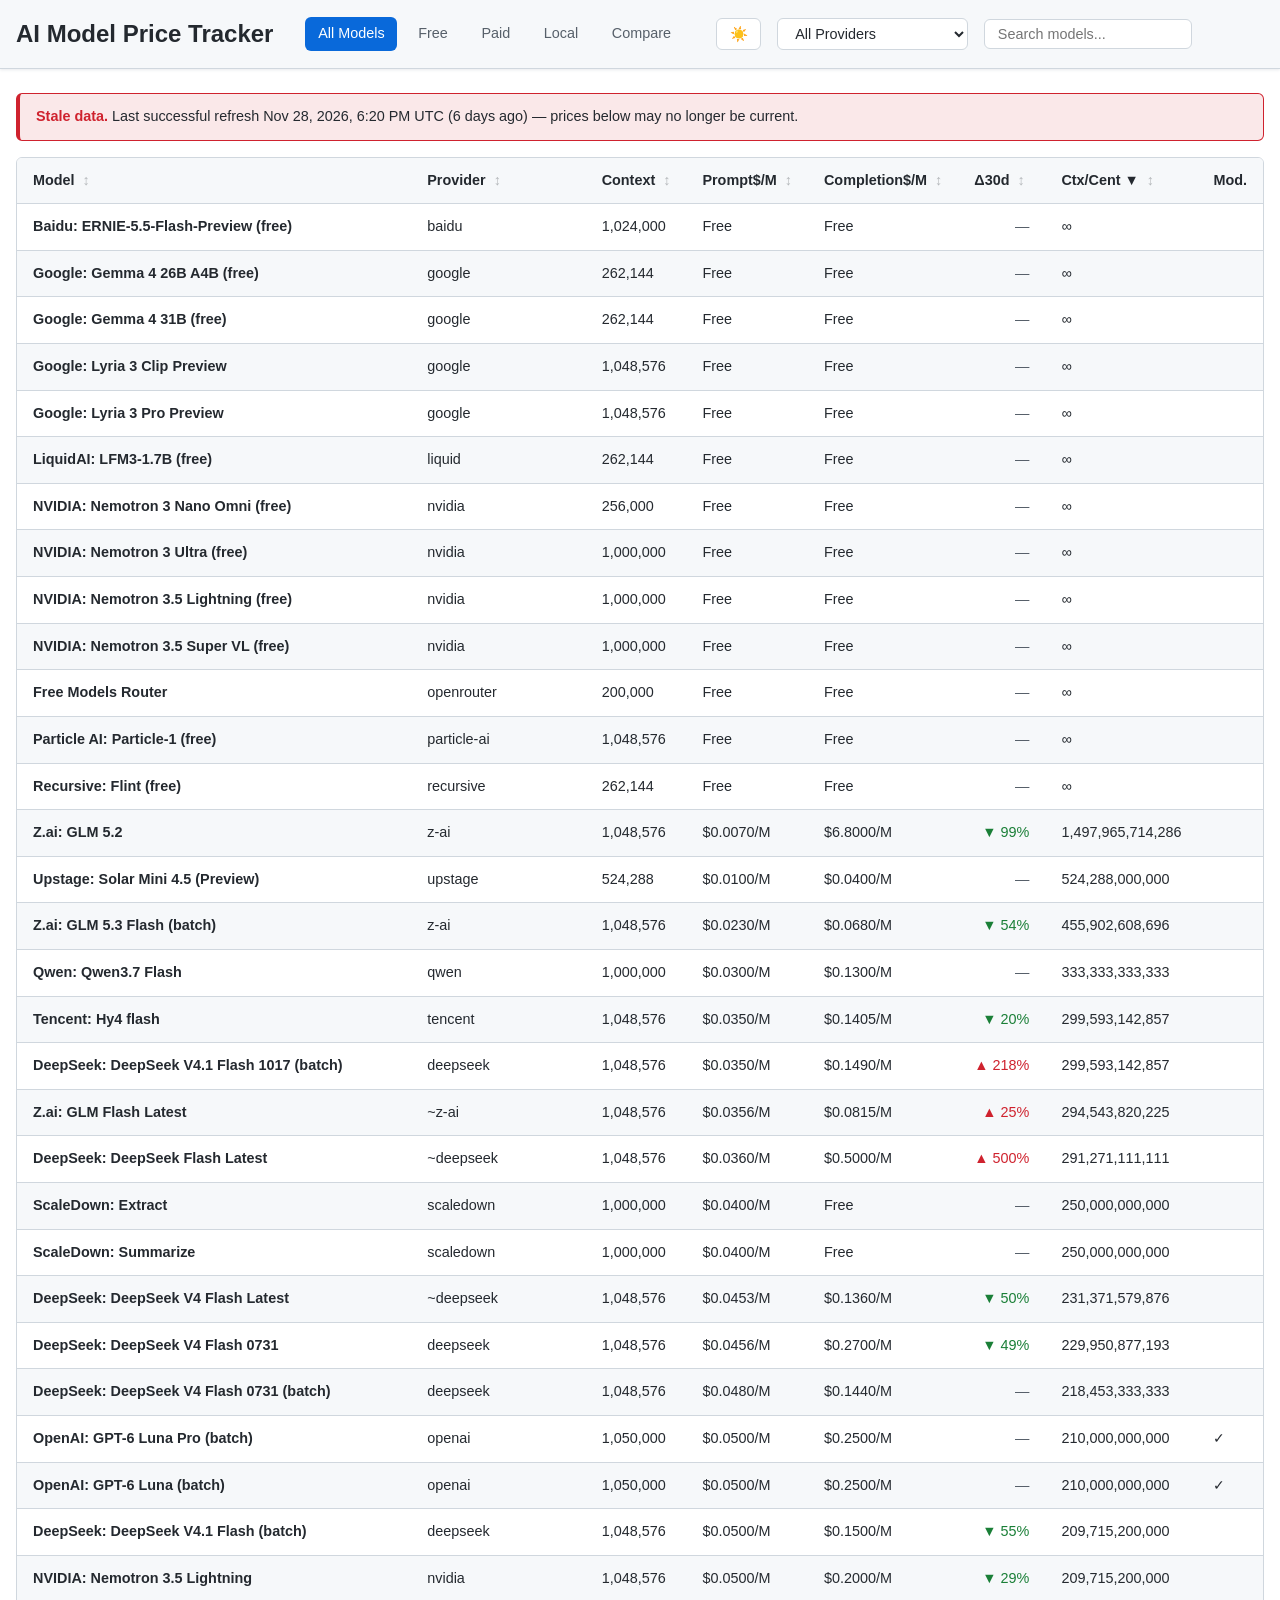
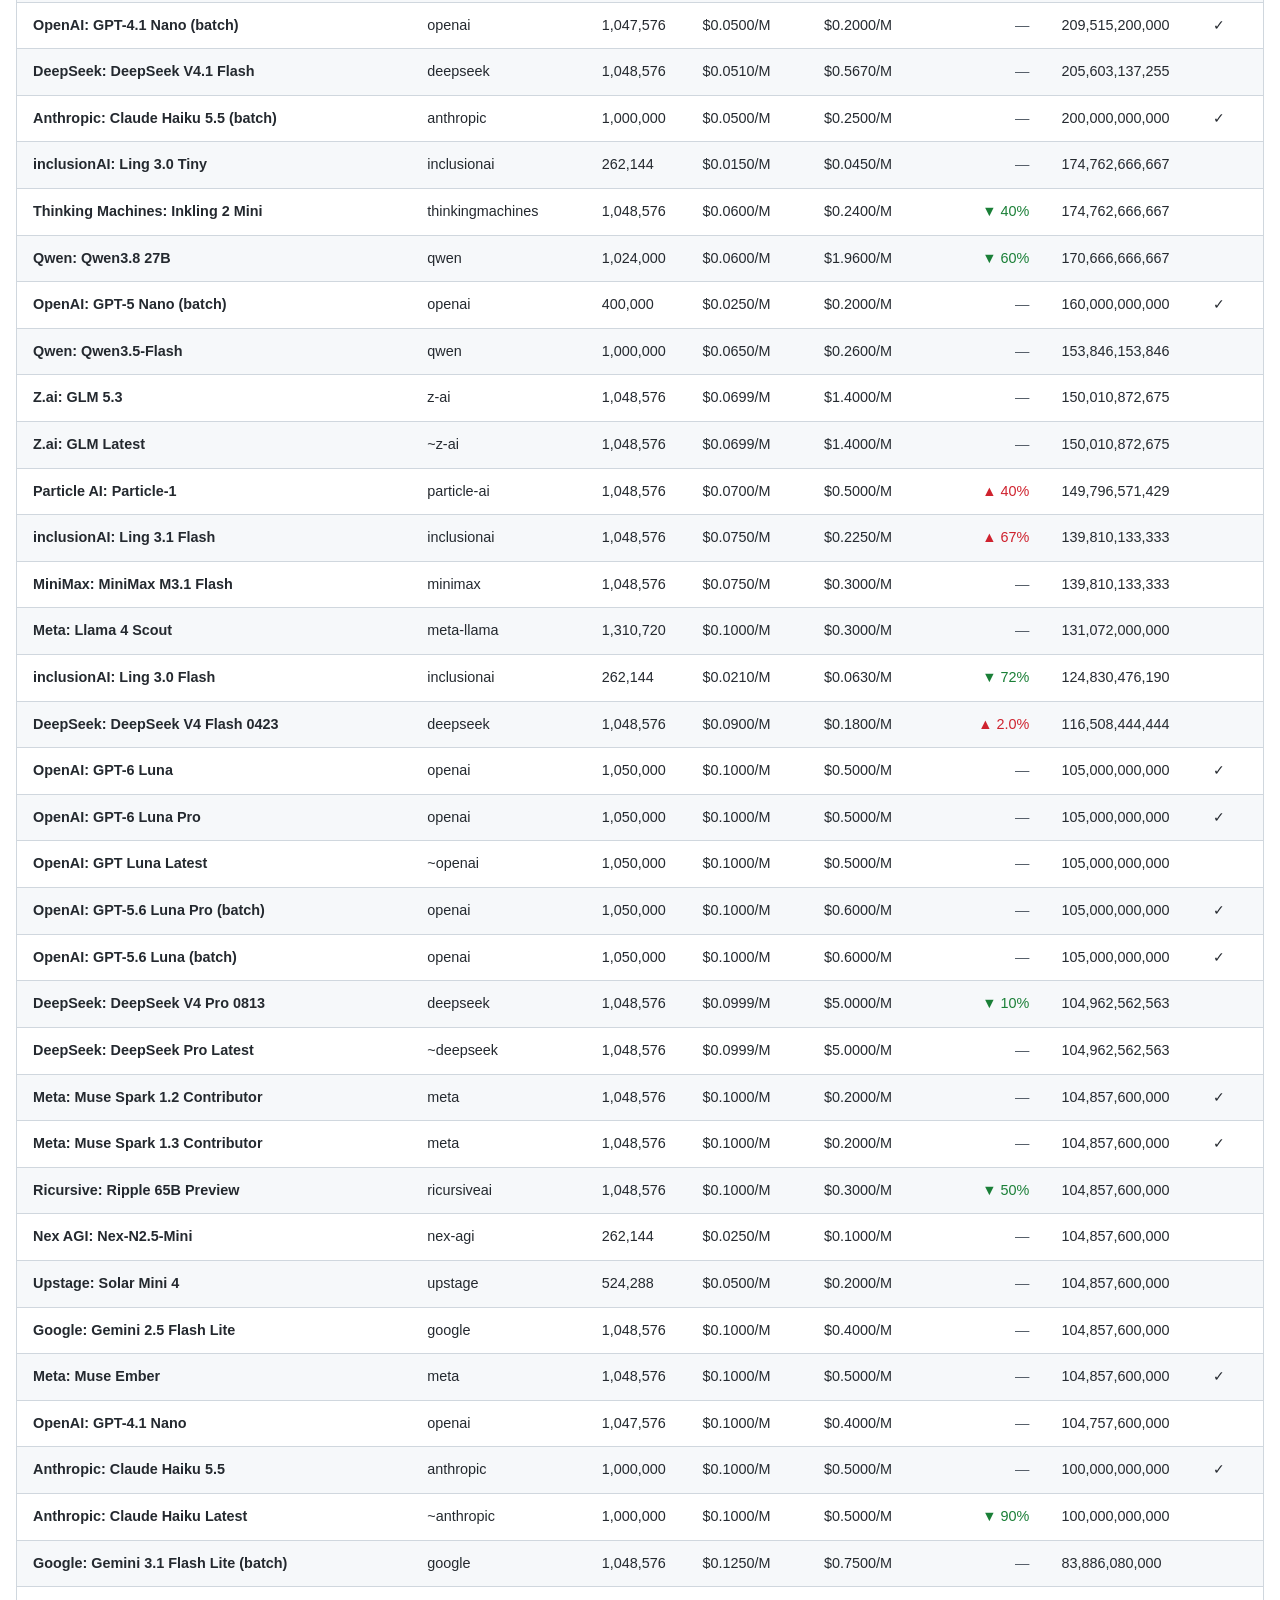
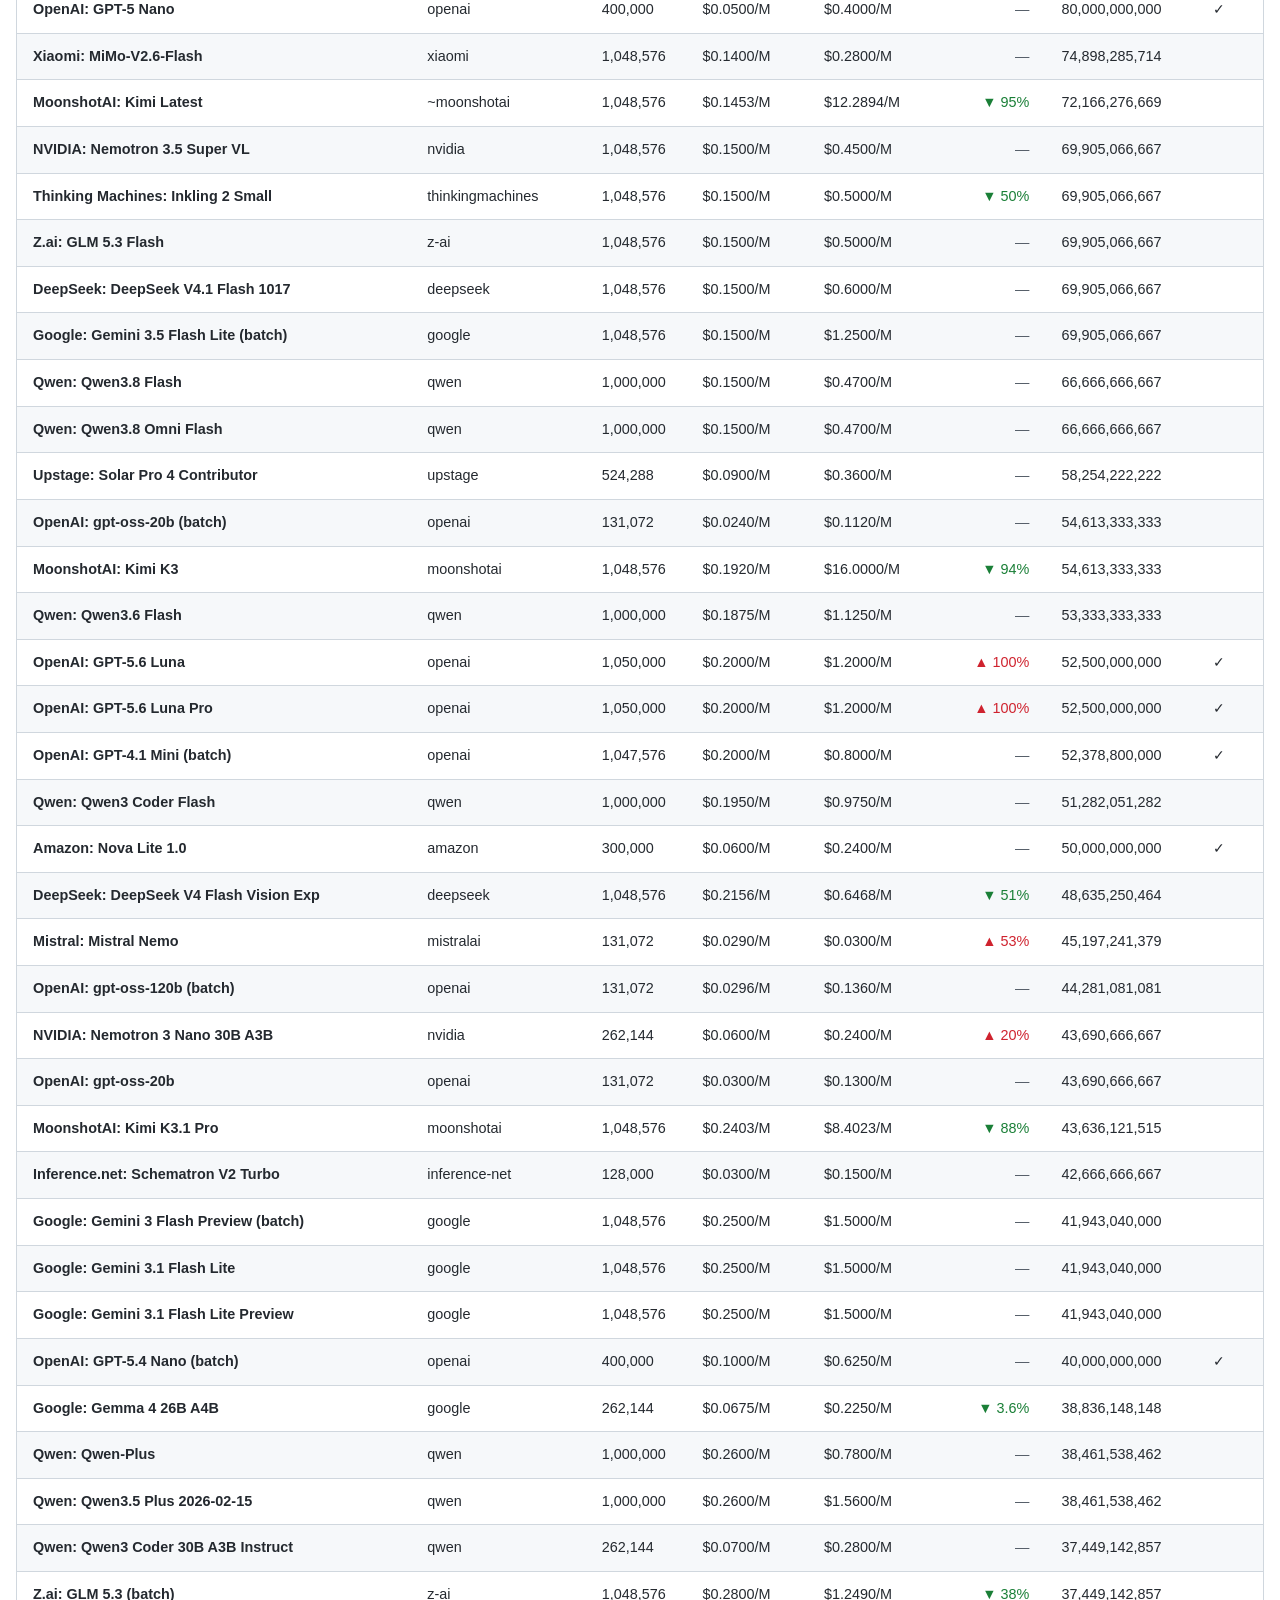
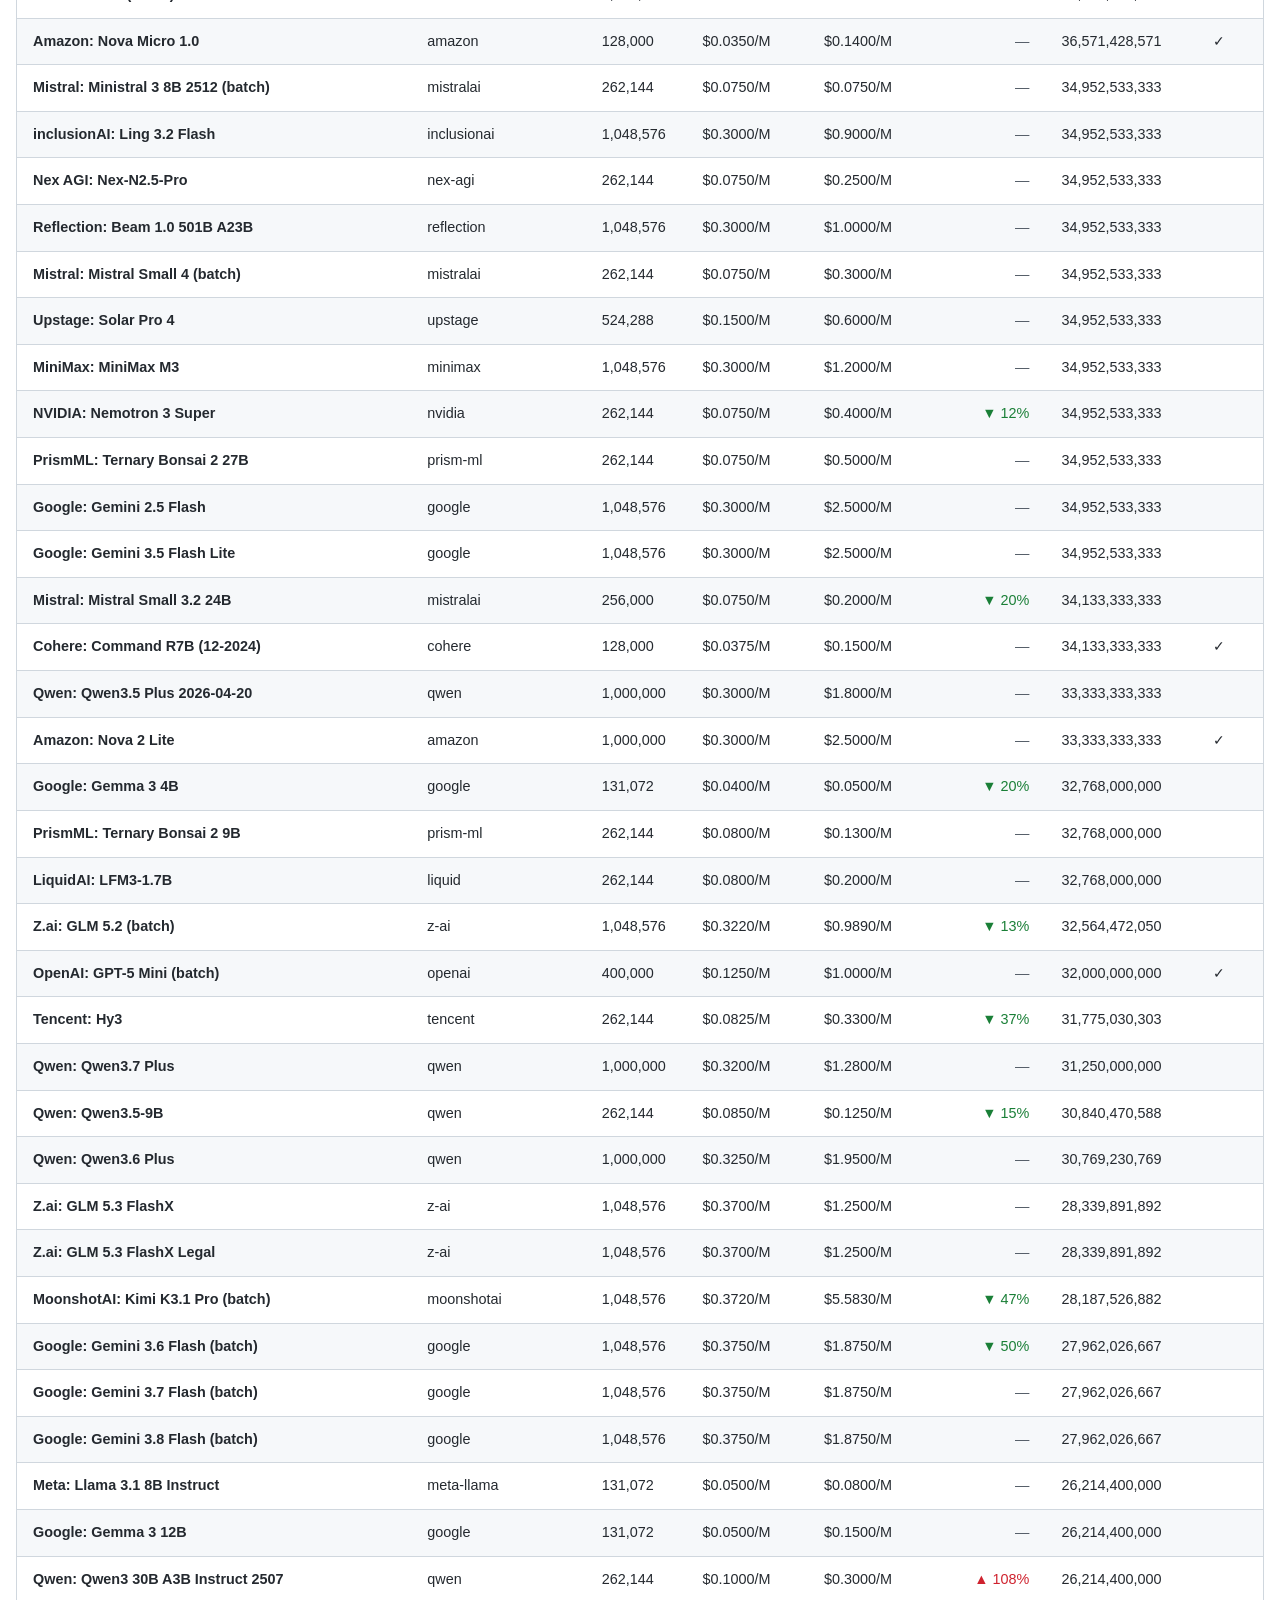
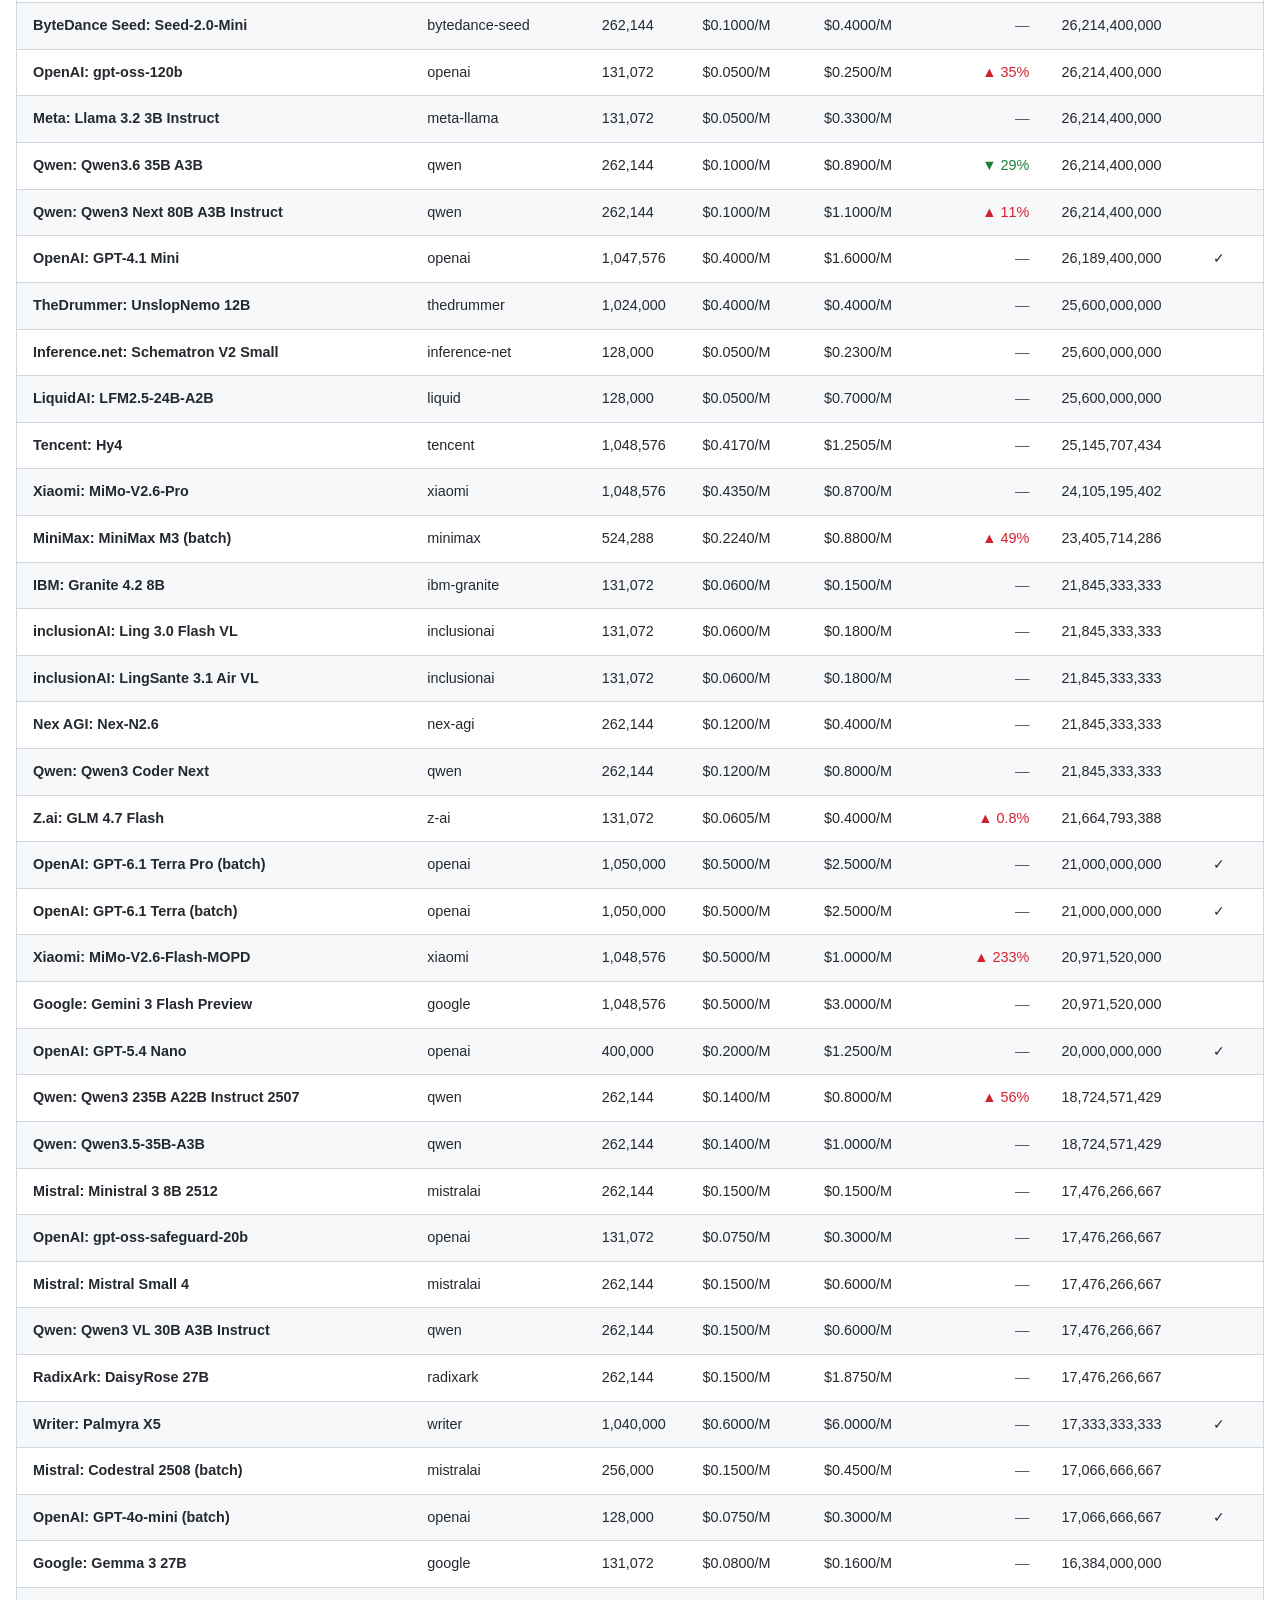
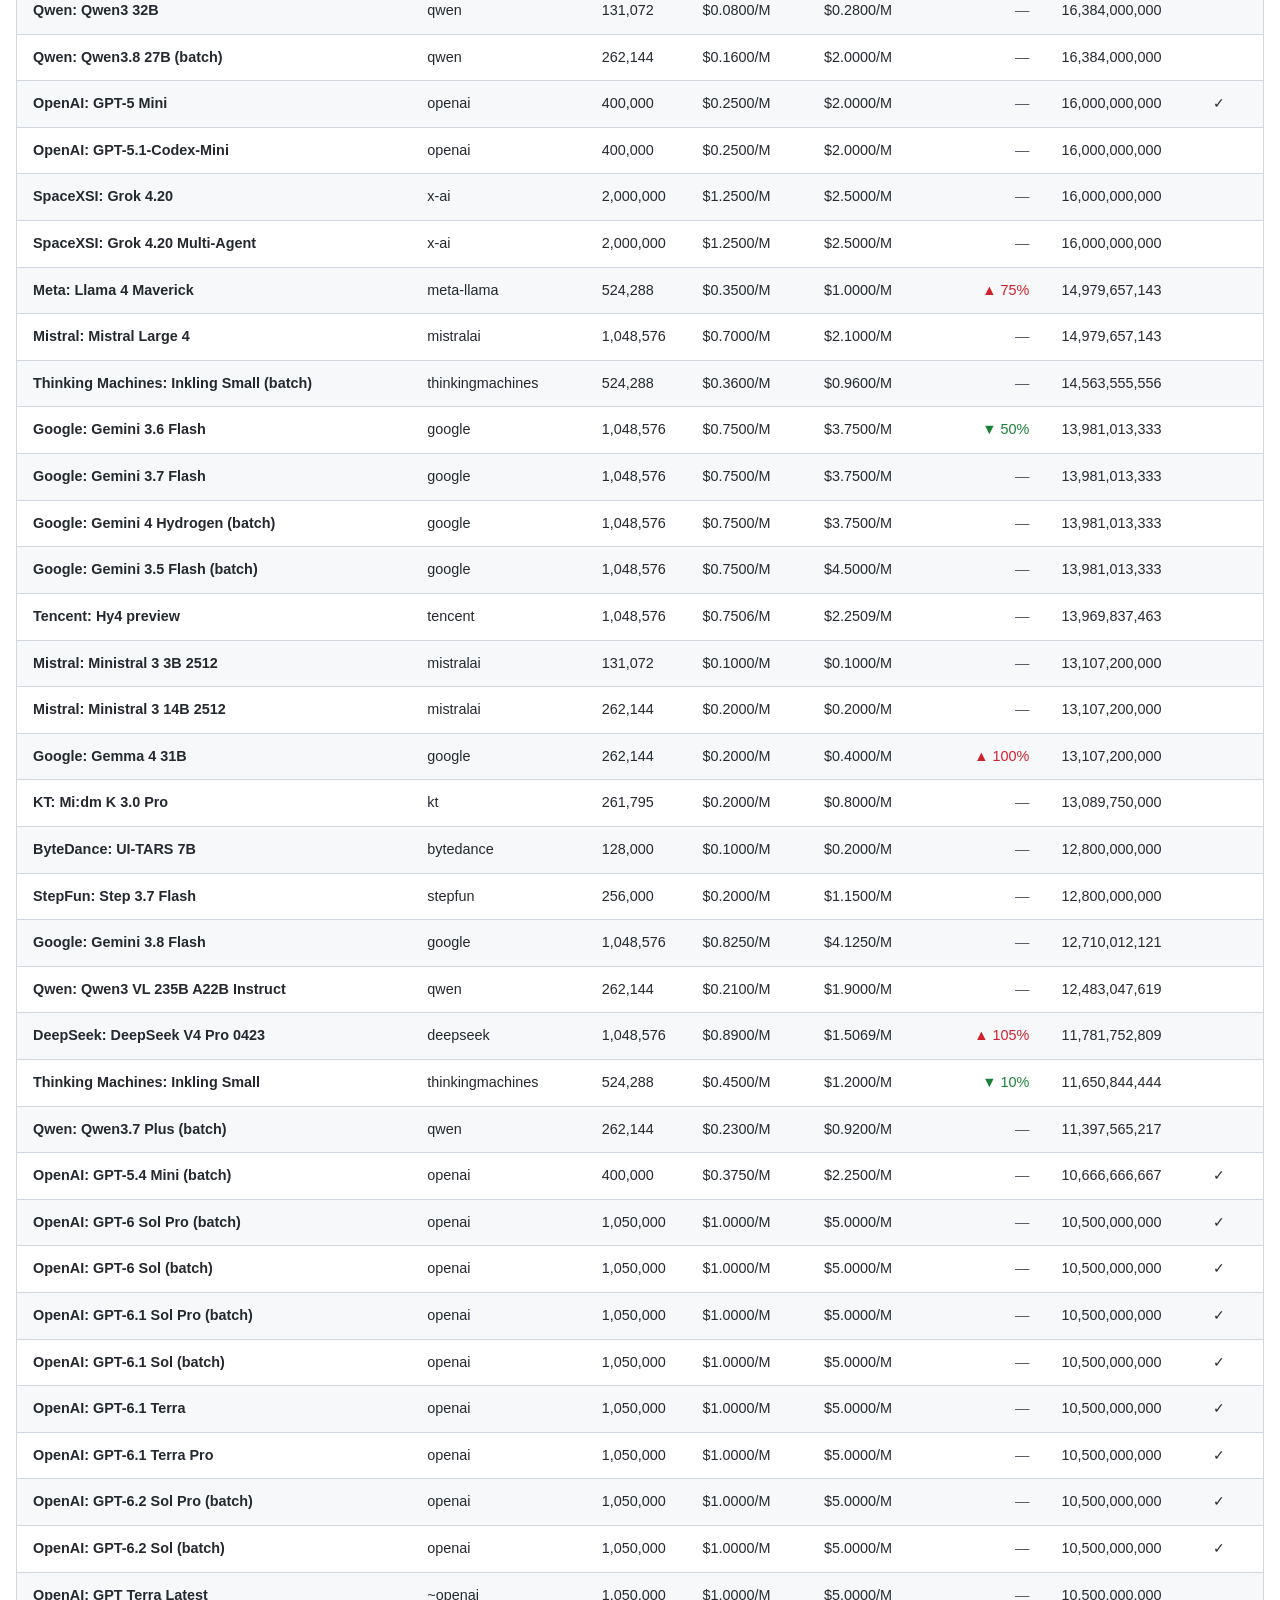
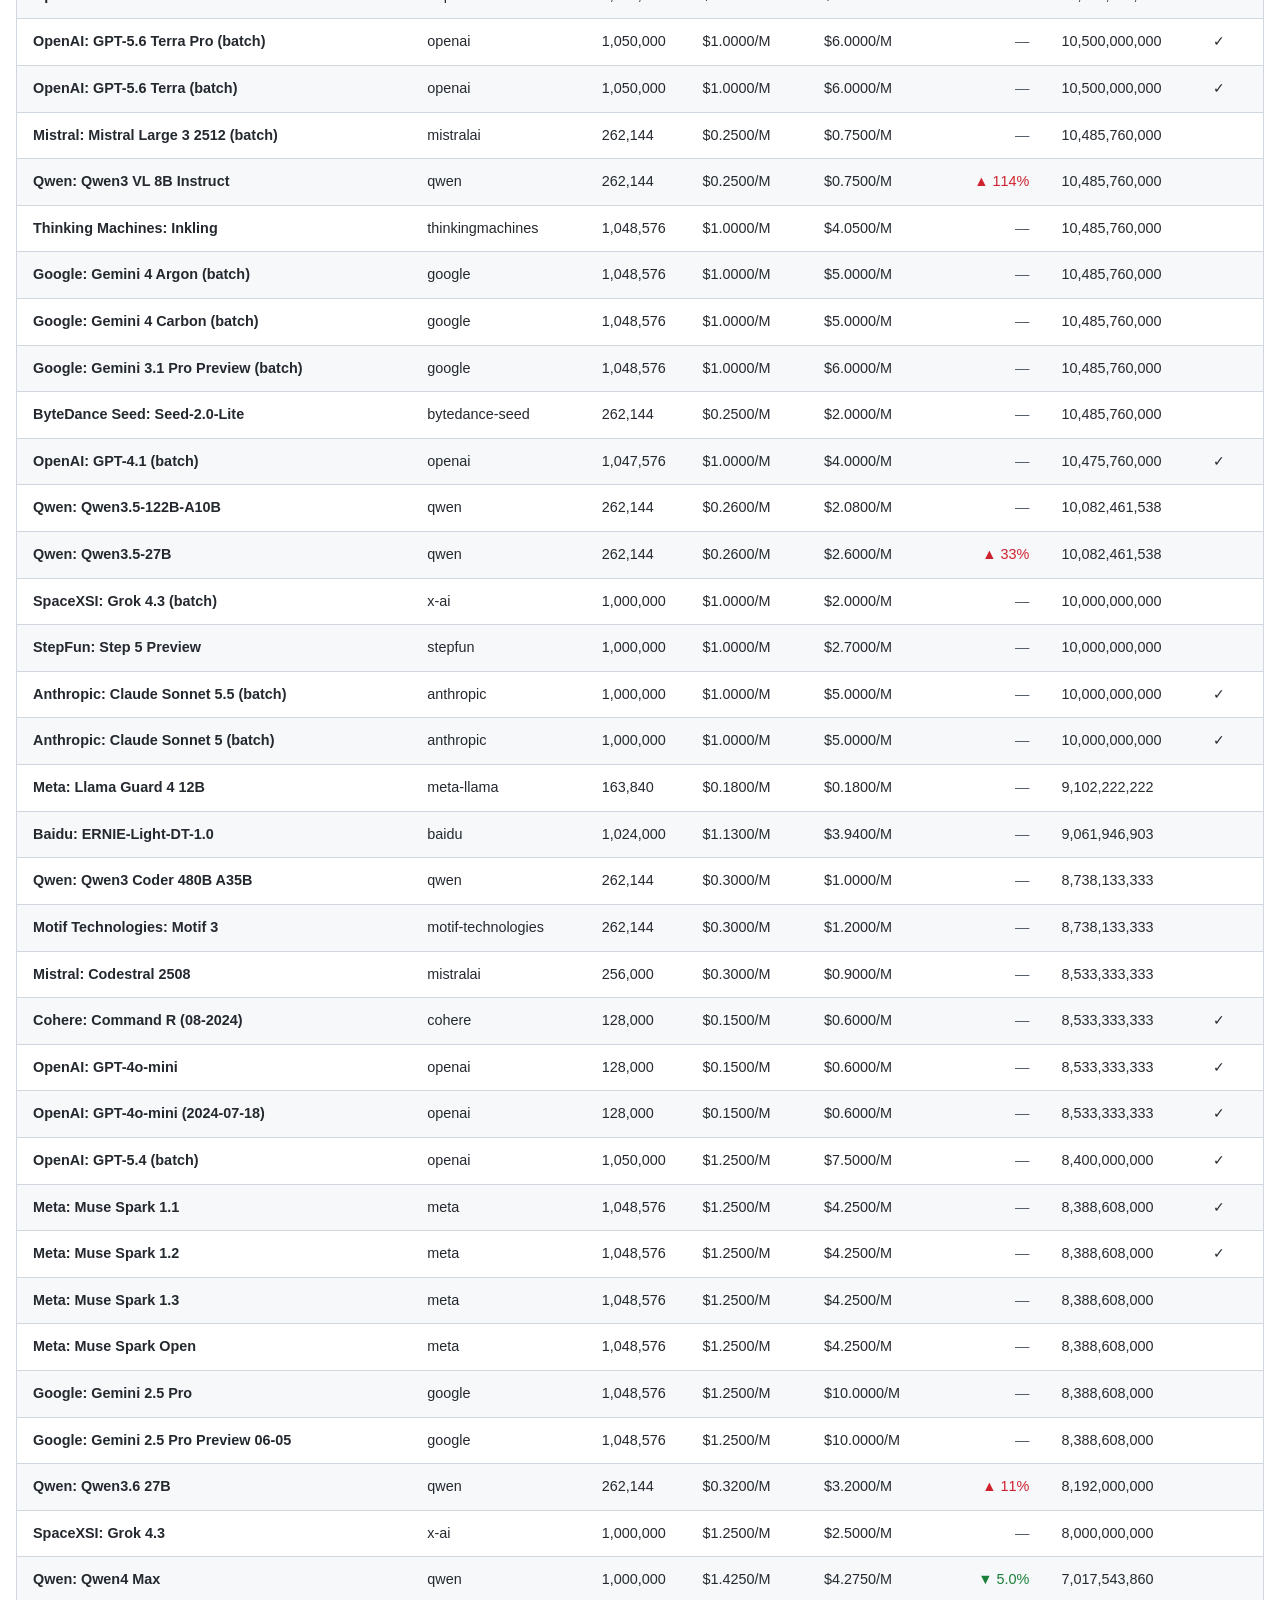
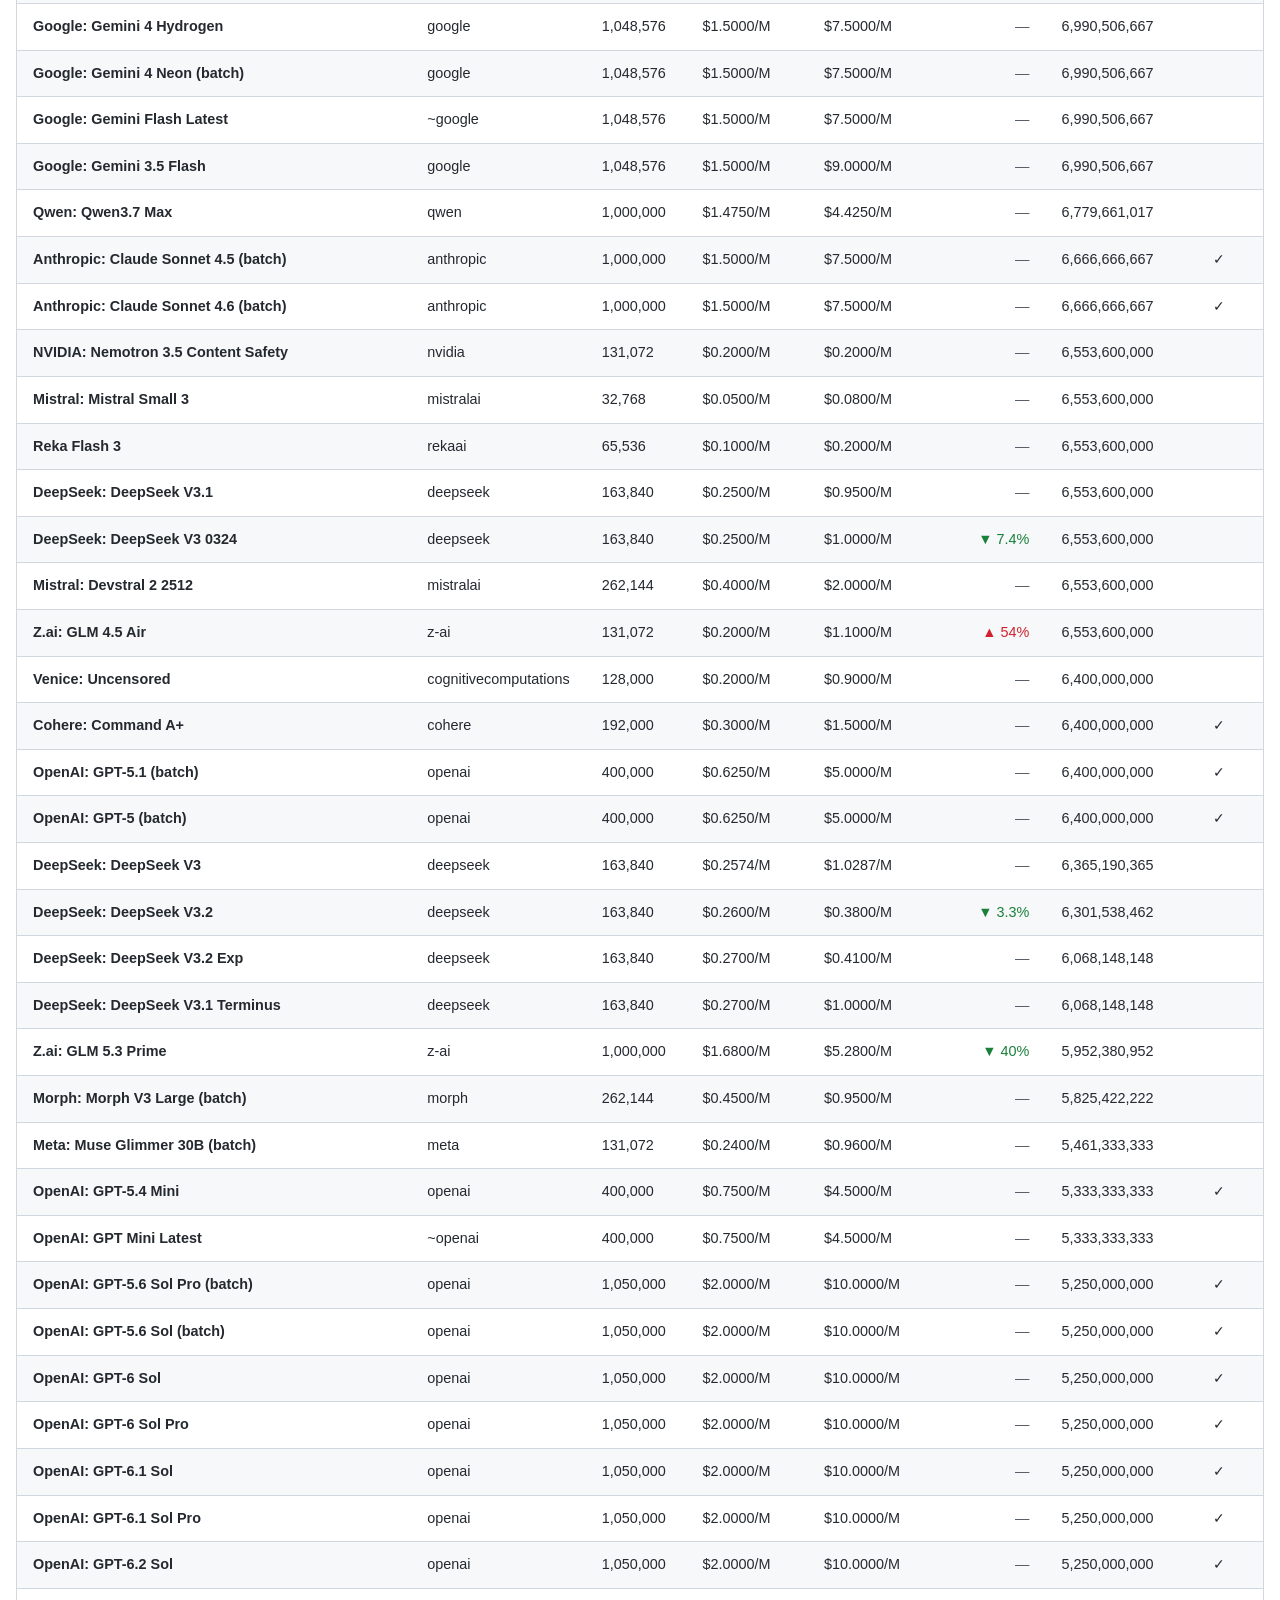
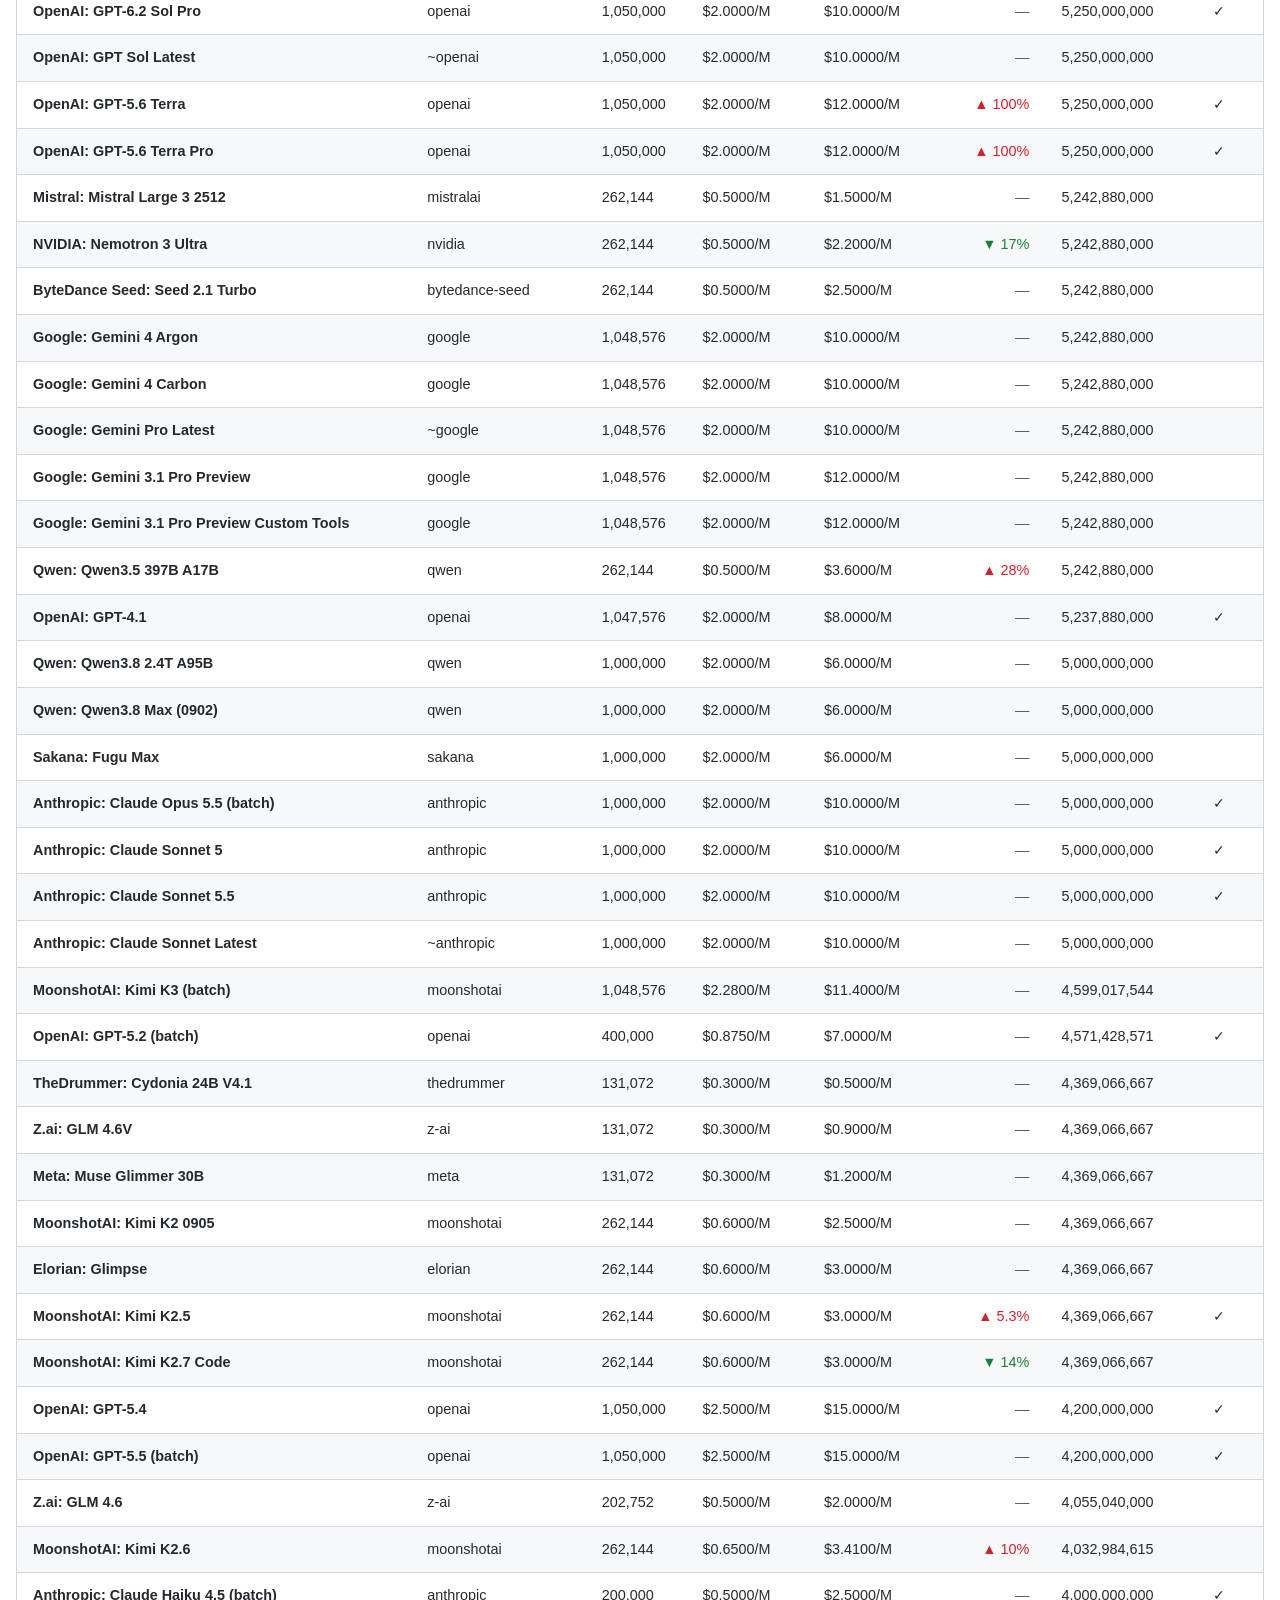
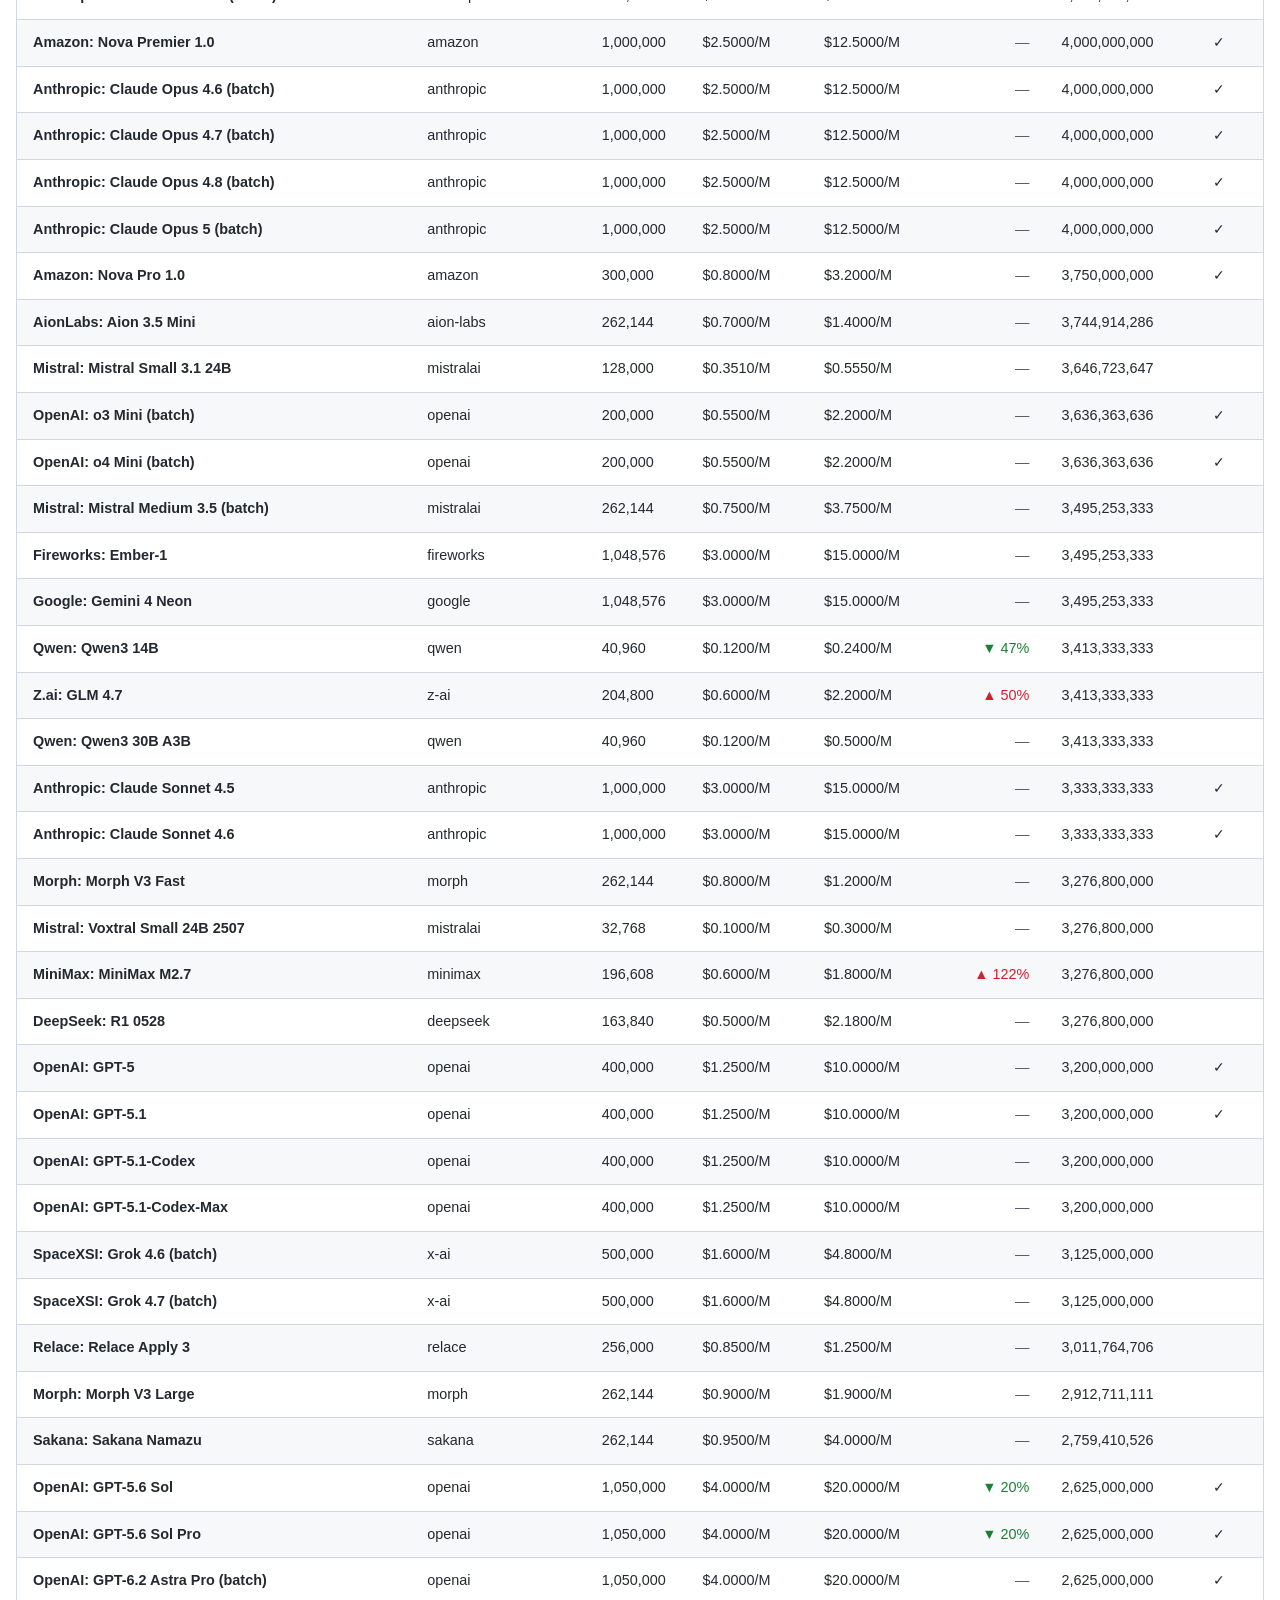
<file: docs/index.html>
<!DOCTYPE html>
<html lang="en">
<head>
    <meta charset="utf-8">
    <meta name="viewport" content="width=device-width, initial-scale=1">
    <title>AI Model Price Tracker</title>
    <link rel="stylesheet" href="assets/style.css?v=06d4ab36f3">
    <link rel="stylesheet" href="assets/uplot.min.css?v=06d4ab36f3">
</head>
<body>
    <header>
        <div class="header-content">
            <h1>AI Model Price Tracker</h1>
            <div id="nav-container"></div>
            <div class="controls">
                <button id="theme-toggle" aria-label="Toggle dark/light theme">Theme</button>
                <select id="provider-filter" aria-label="Filter by provider">
                    <option value="">All Providers</option>
                </select>
                <input type="search" id="model-search" placeholder="Search models..." aria-label="Search models">
            </div>
        </div>
    </header>

    <main>
        <noscript>
            <div class="noscript-warning">
                <p>JavaScript is required for the interactive table and charts.</p>
                <p>You can still read the raw data directly:</p>
                <ul>
                    <li><a href="data/current.json">Current Prices (JSON)</a></li>
                    <li><a href="https://github.com/MrSpaghatti/ai-model-tracker/blob/master/PAID_MODELS.md">Paid Models (markdown)</a></li>
                    <li><a href="https://github.com/MrSpaghatti/ai-model-tracker/blob/master/FREE_MODELS.md">Free Models (markdown)</a></li>
                </ul>
            </div>
        </noscript>

        <div id="chart-container"></div>
        <div id="table-container"></div>
    </main>

    <footer>
        <p>Last updated: <span id="last-updated">...</span></p>
        <p>Data from <a href="https://openrouter.ai/" target="_blank" rel="noopener noreferrer">OpenRouter</a></p>
        <p><a href="https://github.com/MrSpaghatti/ai-model-tracker" target="_blank" rel="noopener noreferrer">GitHub</a></p>
    </footer>

    <script src="assets/uplot.iife.min.js?v=06d4ab36f3" defer></script>
    <script src="assets/shared.js?v=06d4ab36f3" defer></script>
    <script src="assets/nav.js?v=06d4ab36f3" defer></script>
    <script src="assets/app.js?v=06d4ab36f3" defer></script>
    <script src="assets/boot.js?v=06d4ab36f3" defer></script>
</body>
</html>
</file>
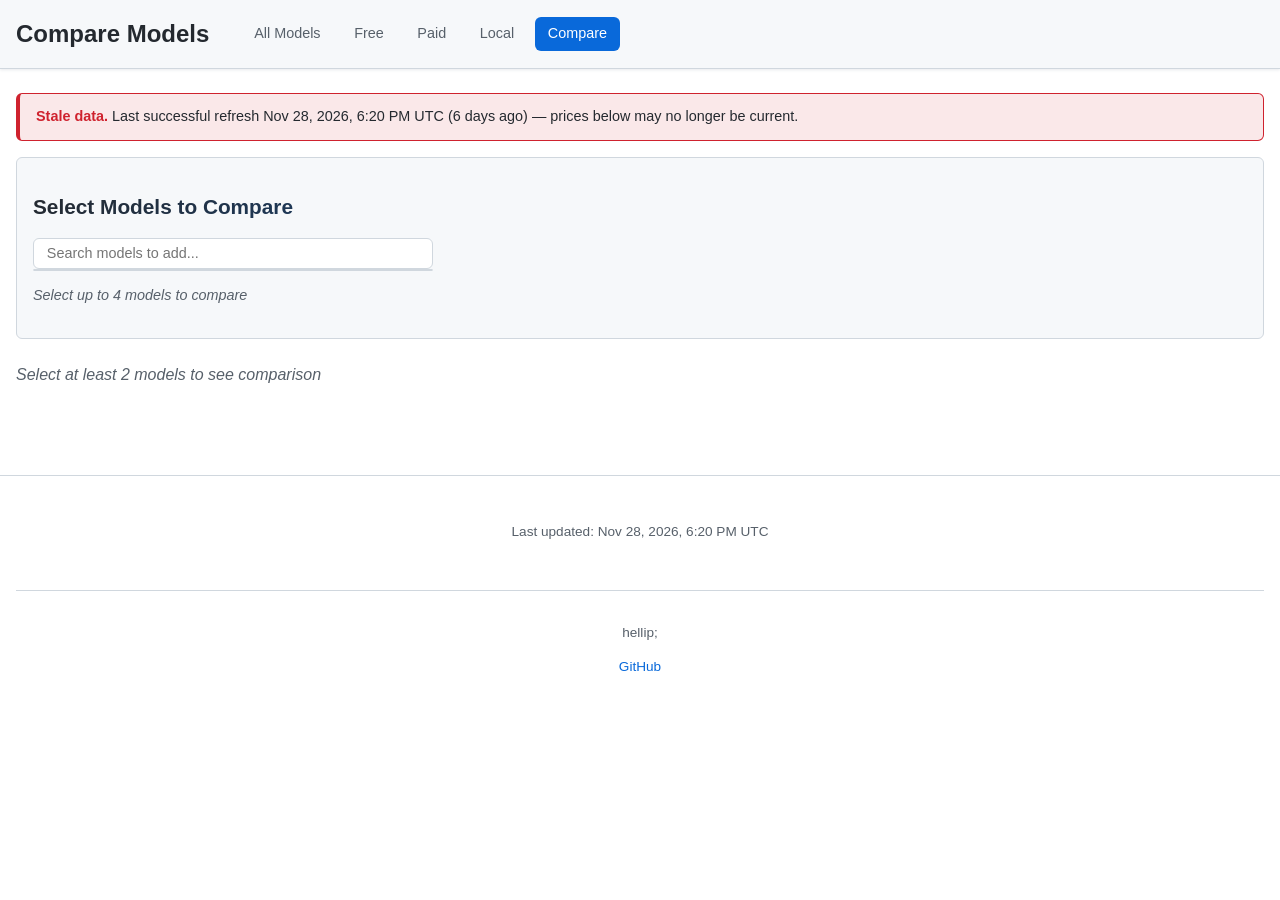
<file: docs/compare.html>
<!DOCTYPE html>
<html lang="en">
<head>
    <meta charset="utf-8">
    <meta name="viewport" content="width=device-width, initial-scale=1">
    <title>Compare Models - AI Model Price Tracker</title>
    <link rel="stylesheet" href="assets/style.css?v=06d4ab36f3">
    <link rel="stylesheet" href="assets/uplot.min.css?v=06d4ab36f3">
</head>
<body>
    <header>
        <div class="header-content">
            <h1>Compare Models</h1>
            <div id="nav-container"></div>
        </div>
    </header>

    <main>
        <div class="page-header">
            <h2>Select Models to Compare</h2>
            <div class="compare-selector">
                <input type="search" id="model-search" placeholder="Search models to add...">
                <div id="search-results" class="search-results"></div>
            </div>
            <div id="selected-models" class="selected-models"></div>
        </div>

        <div id="comparison-container" class="comparison-container"></div>
    </main>

    <footer>
        <p>Last updated: <span id="last-updated">    <footer>hellip;</span></p>
        <p><a href="https://github.com/MrSpaghatti/ai-model-tracker" target="_blank" rel="noopener noreferrer">GitHub</a></p>
    </footer>

    <script src="assets/uplot.iife.min.js?v=06d4ab36f3" defer></script>
    <script src="assets/shared.js?v=06d4ab36f3" defer></script>
    <script src="assets/nav.js?v=06d4ab36f3" defer></script>
    <script src="assets/compare.js?v=06d4ab36f3" defer></script>
    <script src="assets/boot.js?v=06d4ab36f3" defer></script>
</body>
</html>
</file>
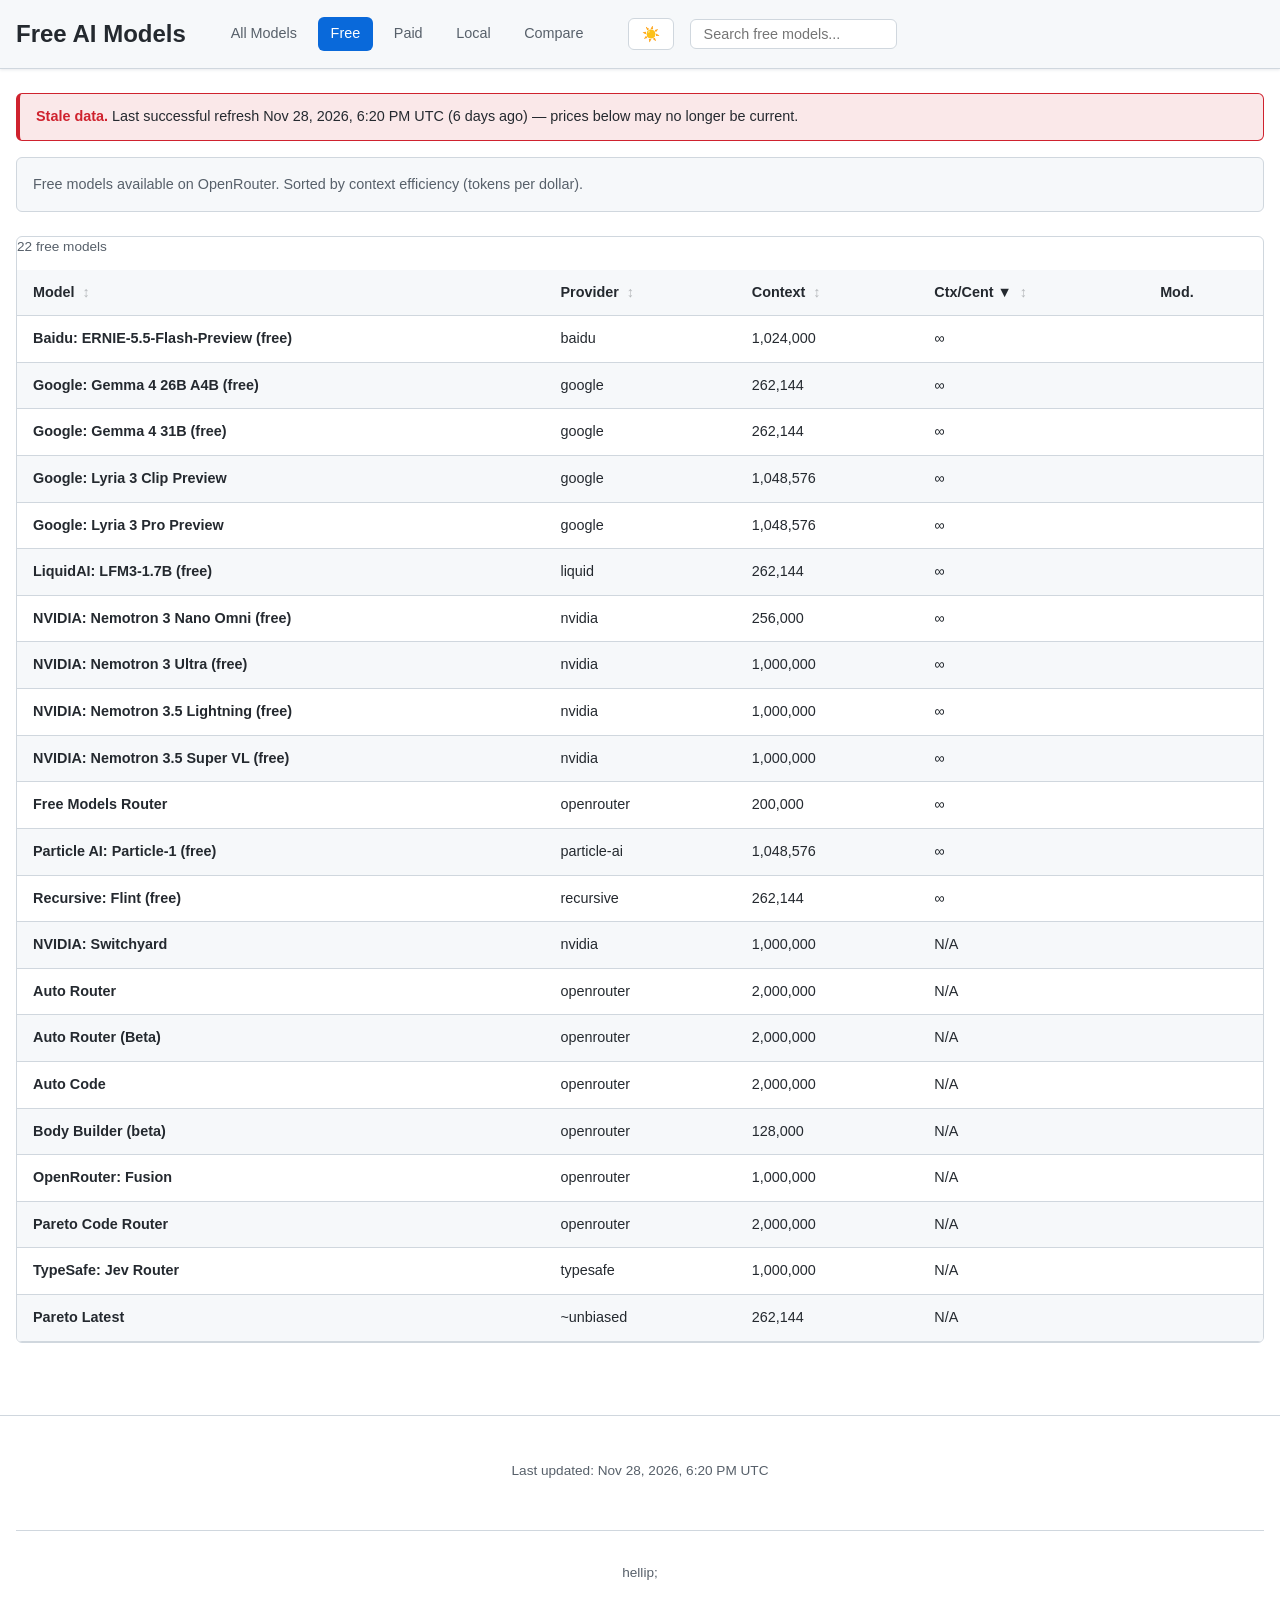
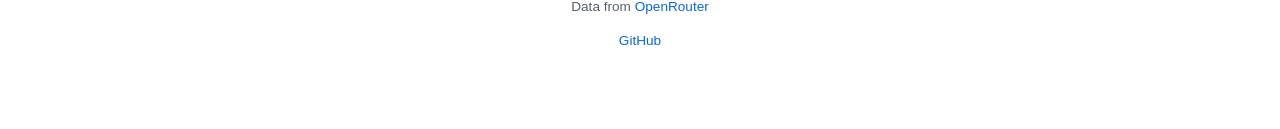
<file: docs/free.html>
<!DOCTYPE html>
<html lang="en">
<head>
    <meta charset="utf-8">
    <meta name="viewport" content="width=device-width, initial-scale=1">
    <title>Free AI Models - AI Model Price Tracker</title>
    <link rel="stylesheet" href="assets/style.css?v=06d4ab36f3">
    <link rel="stylesheet" href="assets/uplot.min.css?v=06d4ab36f3">
</head>
<body>
    <header>
        <div class="header-content">
            <h1>Free AI Models</h1>
            <div id="nav-container"></div>
            <div class="controls">
                <button id="theme-toggle" aria-label="Toggle dark/light theme">Theme</button>
                <input type="search" id="model-search" placeholder="Search free models..." aria-label="Search models">
            </div>
        </div>
    </header>

    <main>
        <div class="page-header">
            <p>Free models available on OpenRouter. Sorted by context efficiency (tokens per dollar).</p>
        </div>
        <div id="chart-container"></div>
        <div id="table-container"></div>
    </main>

    <footer>
        <p>Last updated: <span id="last-updated">    <footer>hellip;</span></p>
        <p>Data from <a href="https://openrouter.ai/" target="_blank" rel="noopener noreferrer">OpenRouter</a></p>
        <p><a href="https://github.com/MrSpaghatti/ai-model-tracker" target="_blank" rel="noopener noreferrer">GitHub</a></p>
    </footer>

    <script src="assets/uplot.iife.min.js?v=06d4ab36f3" defer></script>
    <script src="assets/shared.js?v=06d4ab36f3" defer></script>
    <script src="assets/nav.js?v=06d4ab36f3" defer></script>
    <script src="assets/free.js?v=06d4ab36f3" defer></script>
    <script src="assets/boot.js?v=06d4ab36f3" defer></script>
</body>
</html>
</file>
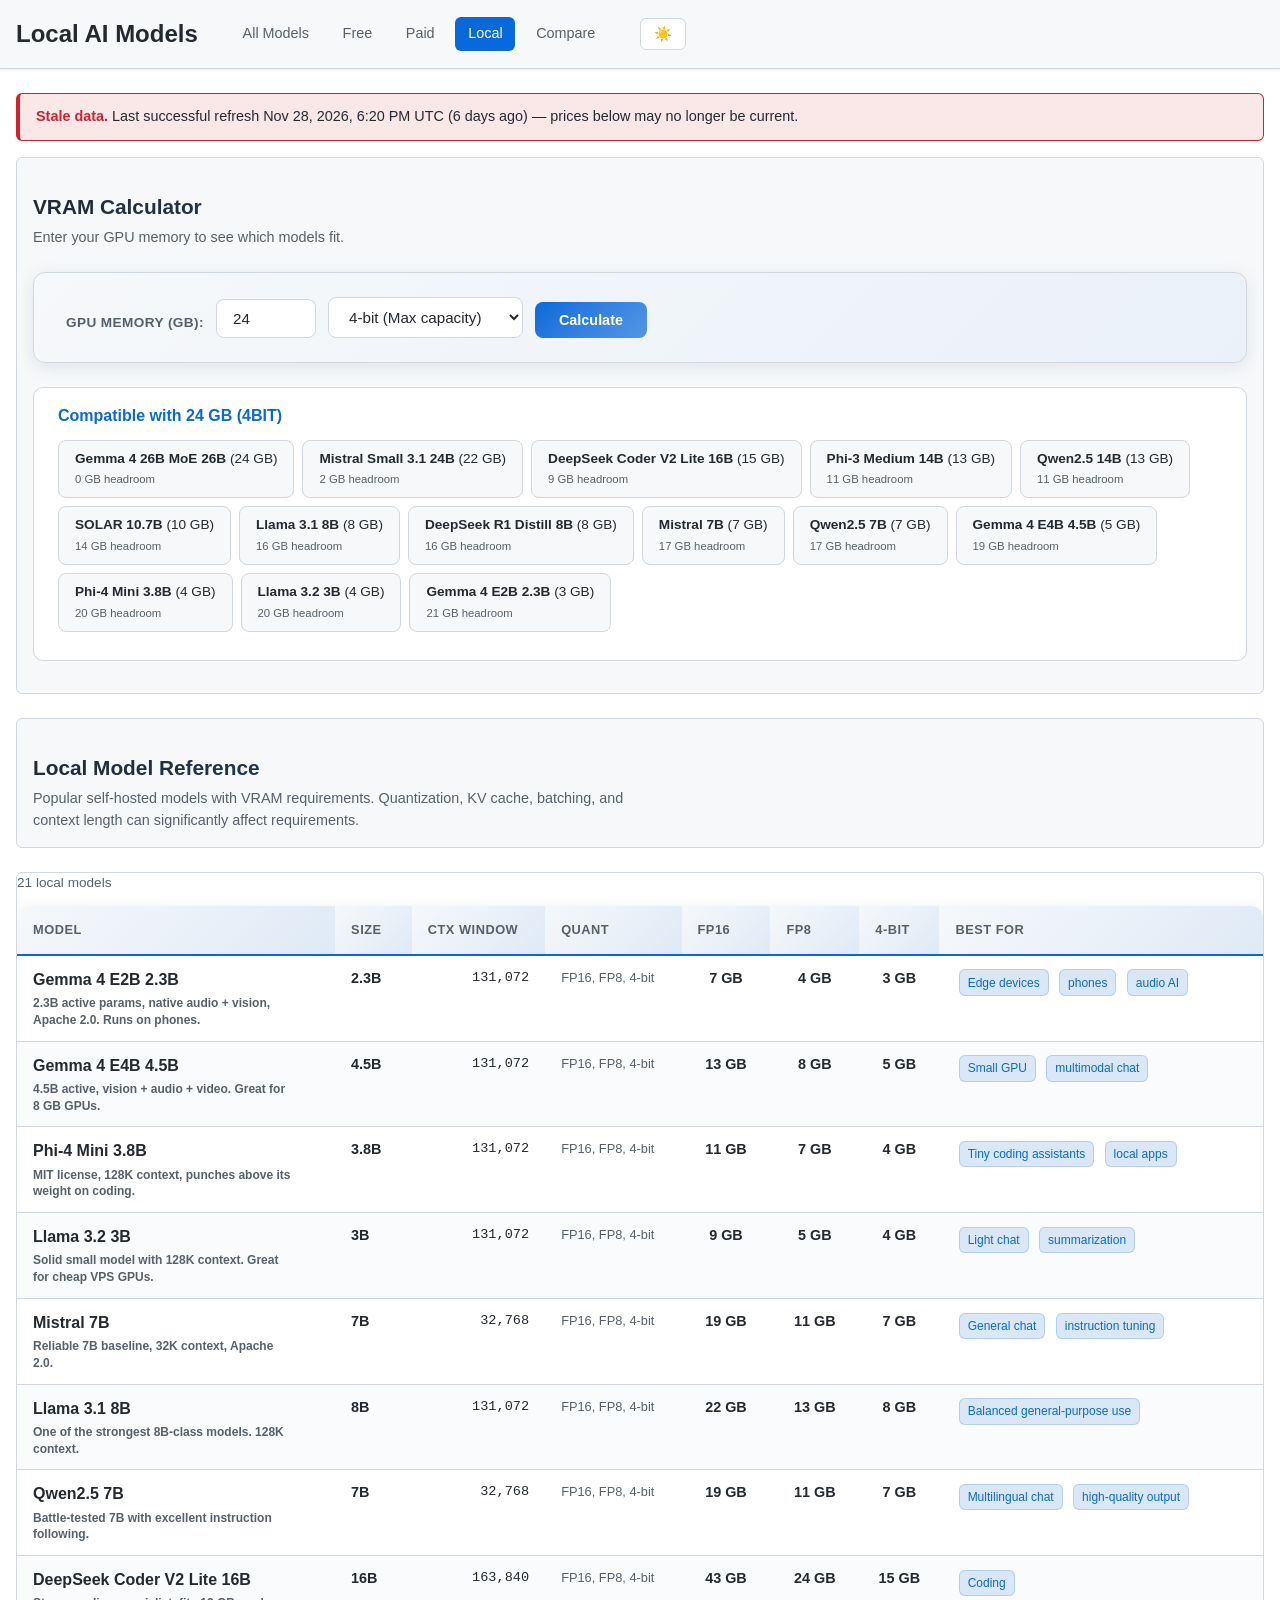
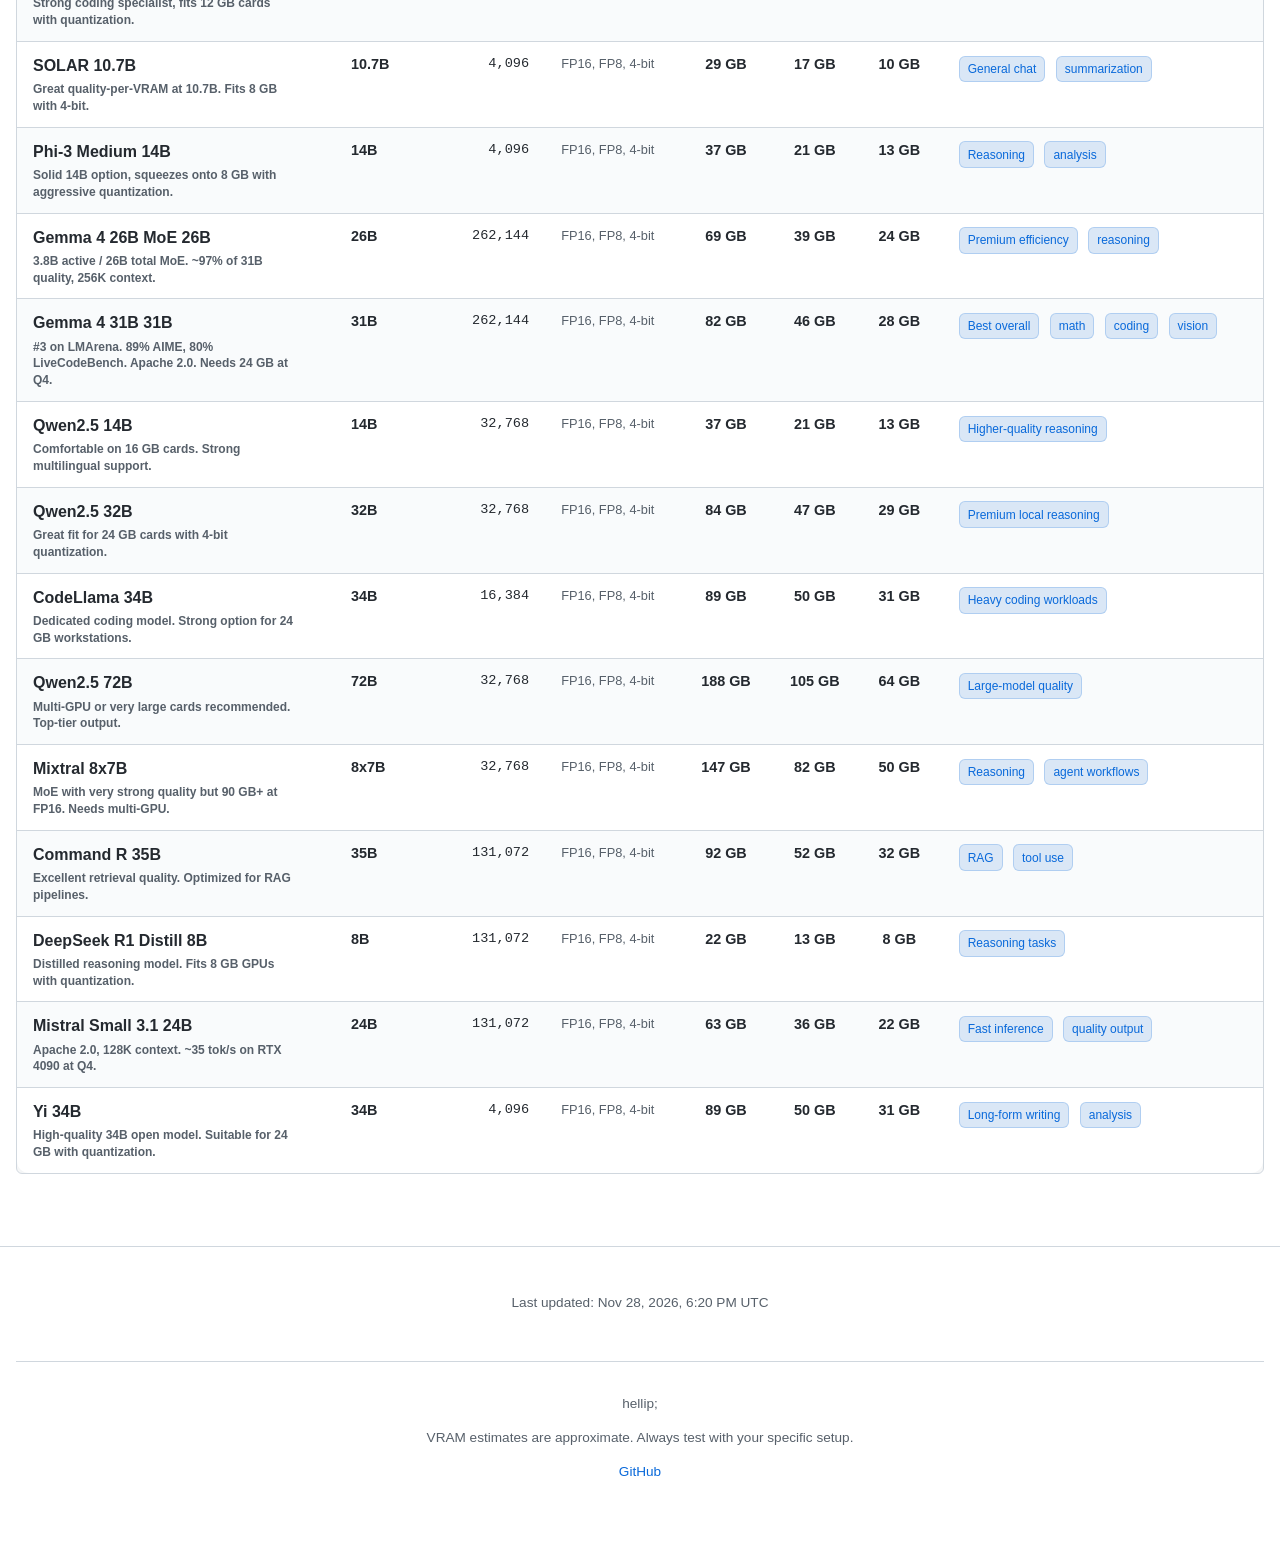
<file: docs/local.html>
<!DOCTYPE html>
<html lang="en">
<head>
    <meta charset="utf-8">
    <meta name="viewport" content="width=device-width, initial-scale=1">
    <title>Local AI Models - AI Model Price Tracker</title>
    <link rel="stylesheet" href="assets/style.css?v=06d4ab36f3">
</head>
<body>
    <header>
        <div class="header-content">
            <h1>Local AI Models</h1>
            <div id="nav-container"></div>
            <div class="controls">
                <button id="theme-toggle" aria-label="Toggle dark/light theme">Theme</button>
            </div>
        </div>
    </header>

    <main>
        <div class="page-header">
            <h2>VRAM Calculator</h2>
            <p>Enter your GPU memory to see which models fit.</p>
            <div class="vram-calc">
                <label for="gpu-memory">GPU Memory (GB):</label>
                <input type="number" id="gpu-memory" min="2" max="256" value="24" placeholder="24">
                <select id="quantization">
                    <option value="fp16">FP16 (Full precision)</option>
                    <option value="fp8">FP8 (Balanced)</option>
                    <option value="4bit" selected>4-bit (Max capacity)</option>
                </select>
                <button id="calc-btn">Calculate</button>
            </div>
            <div id="vram-results" class="vram-results"></div>
        </div>

        <div class="page-header">
            <h2>Local Model Reference</h2>
            <p>Popular self-hosted models with VRAM requirements. Quantization, KV cache, batching, and context length can significantly affect requirements.</p>
        </div>
        <div id="table-container"></div>
    </main>

    <footer>
        <p>Last updated: <span id="last-updated">    <footer>hellip;</span></p>
        <p>VRAM estimates are approximate. Always test with your specific setup.</p>
        <p><a href="https://github.com/MrSpaghatti/ai-model-tracker" target="_blank" rel="noopener noreferrer">GitHub</a></p>
    </footer>

    <script src="assets/shared.js?v=06d4ab36f3" defer></script>
    <script src="assets/nav.js?v=06d4ab36f3" defer></script>
    <script src="assets/local.js?v=06d4ab36f3" defer></script>
    <script src="assets/boot.js?v=06d4ab36f3" defer></script>
</body>
</html>
</file>
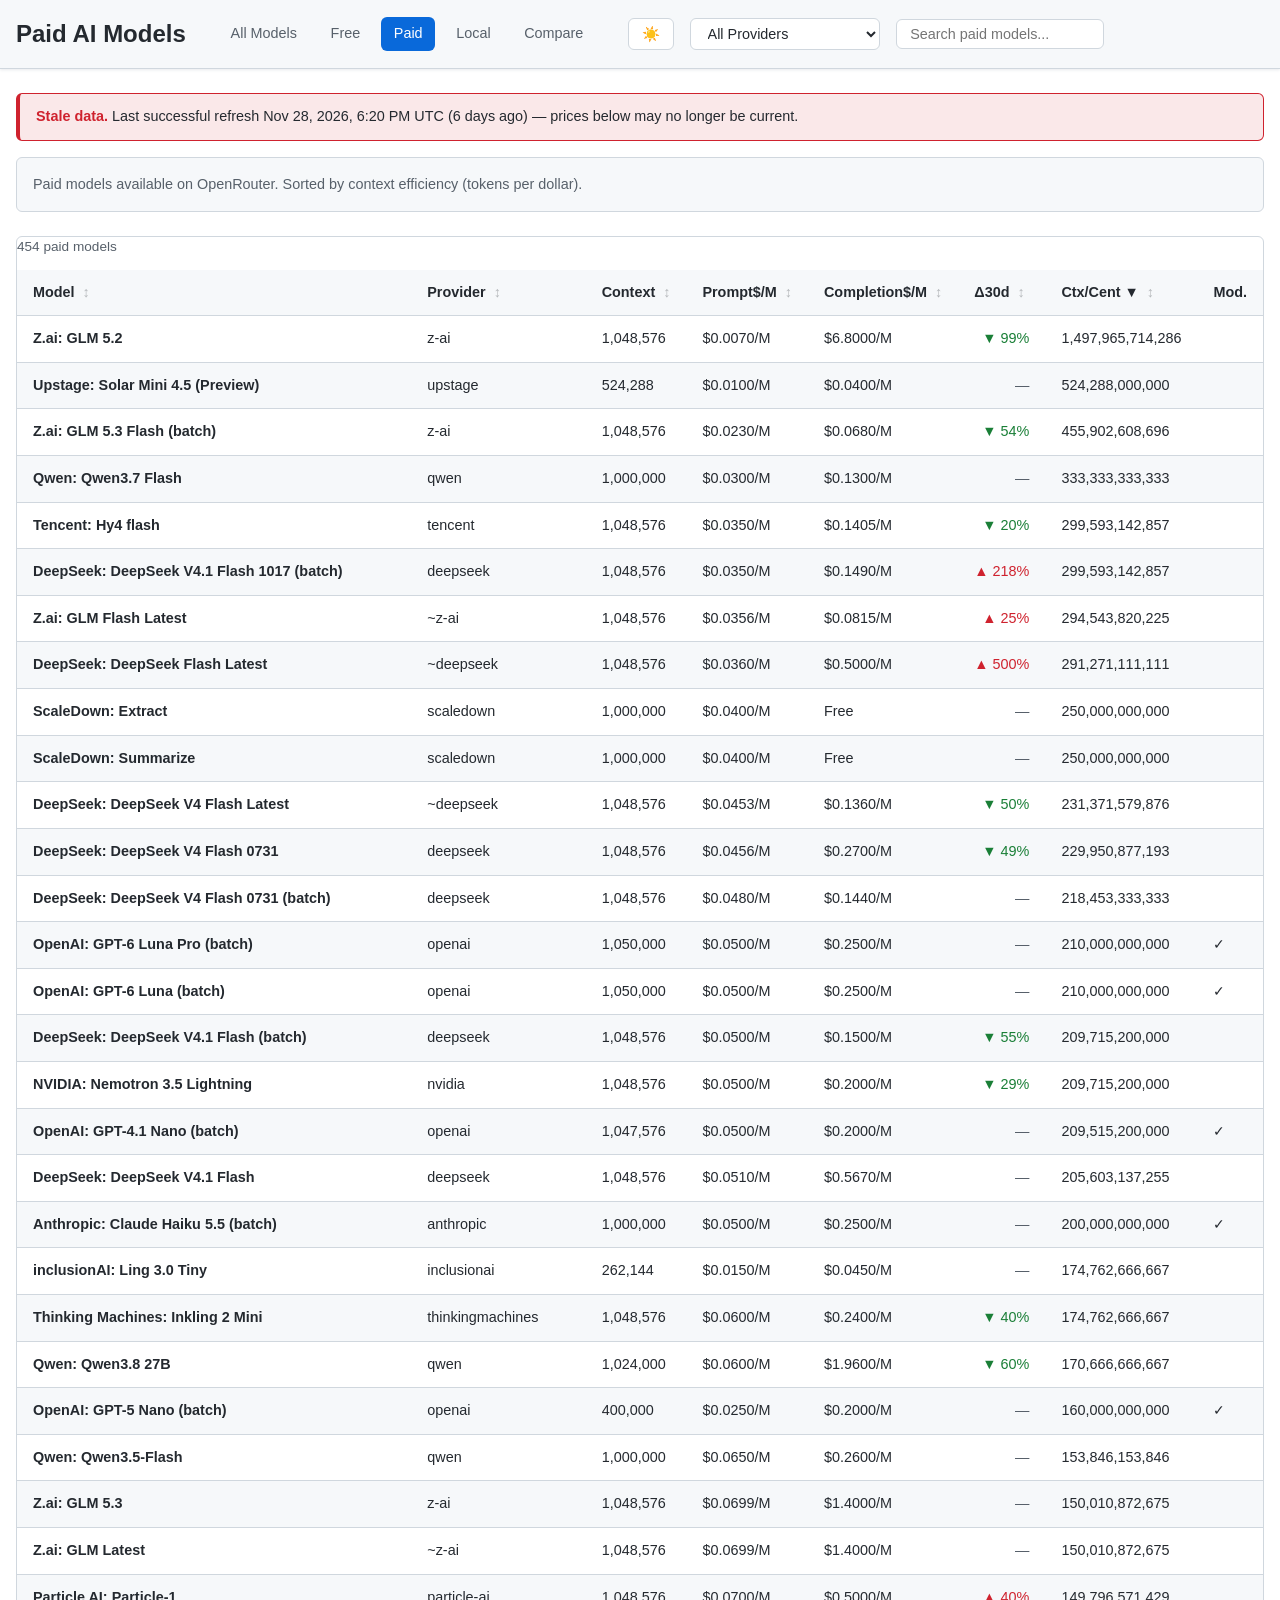
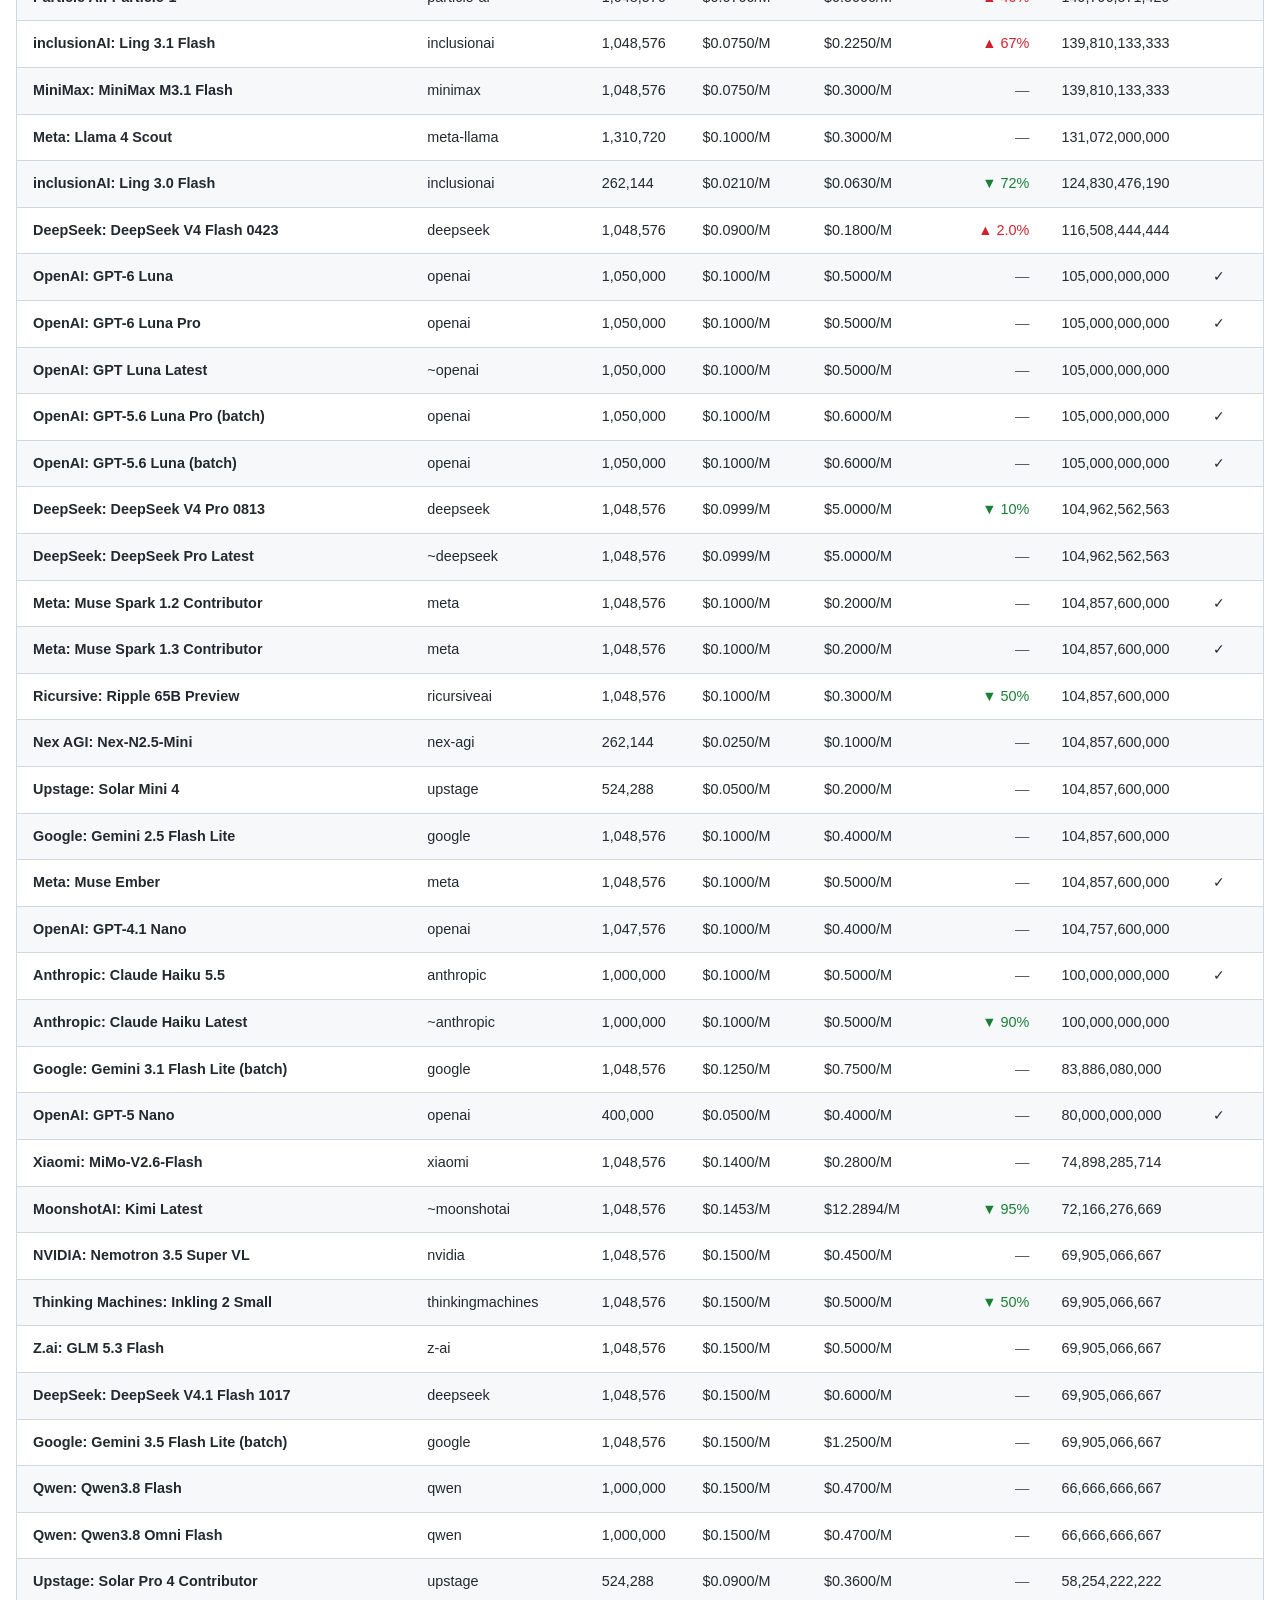
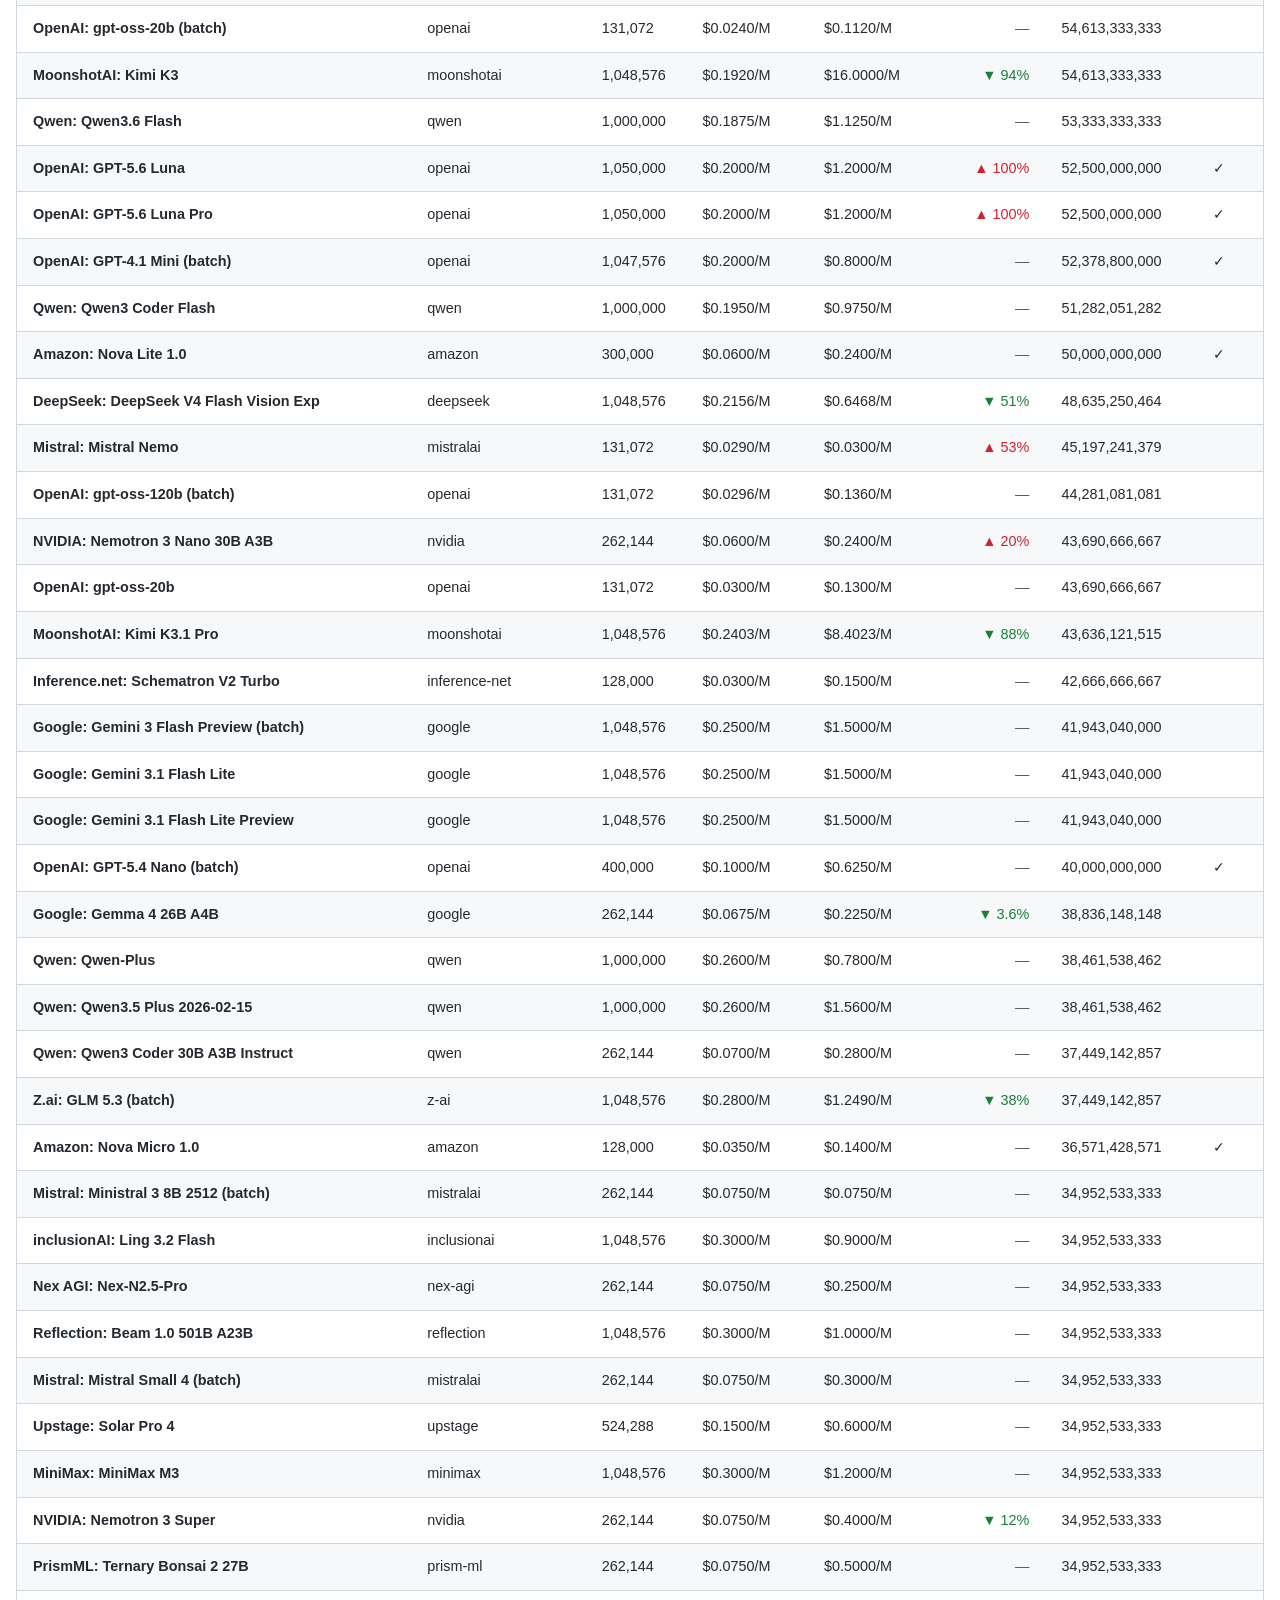
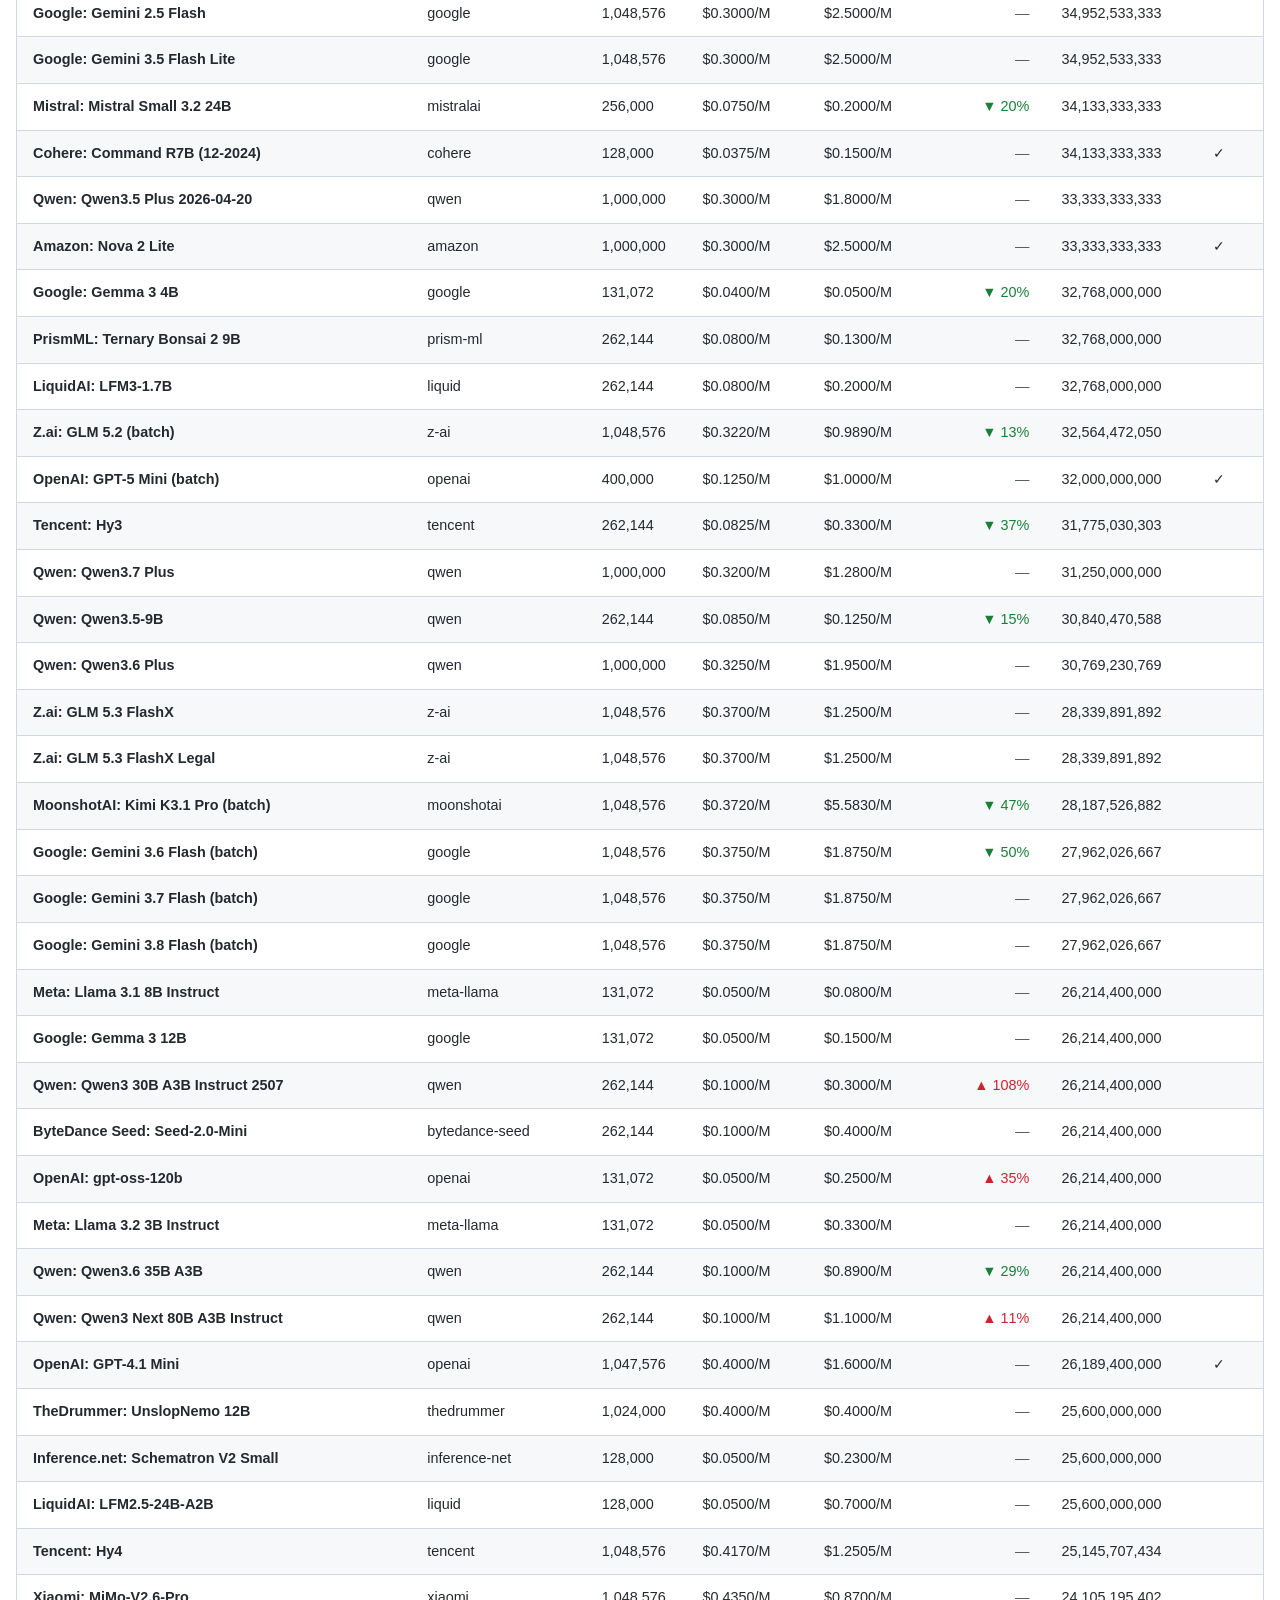
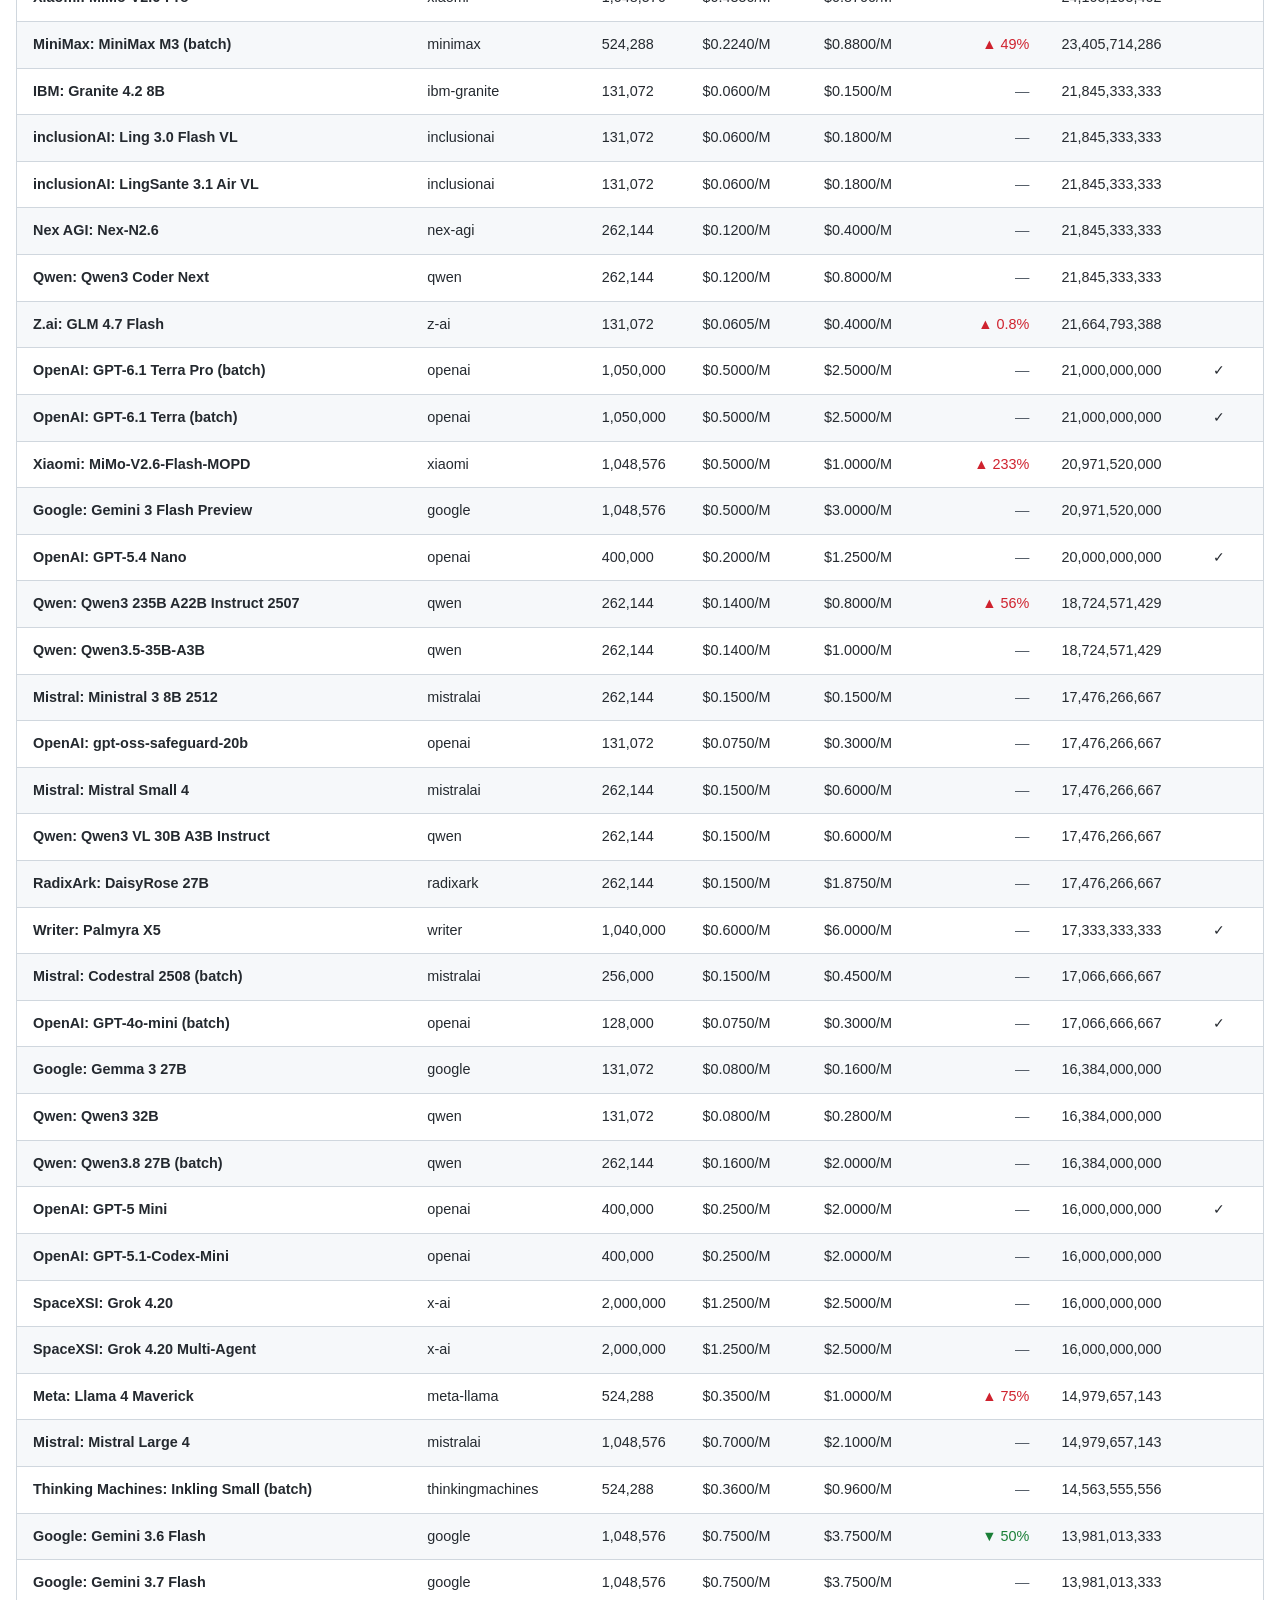
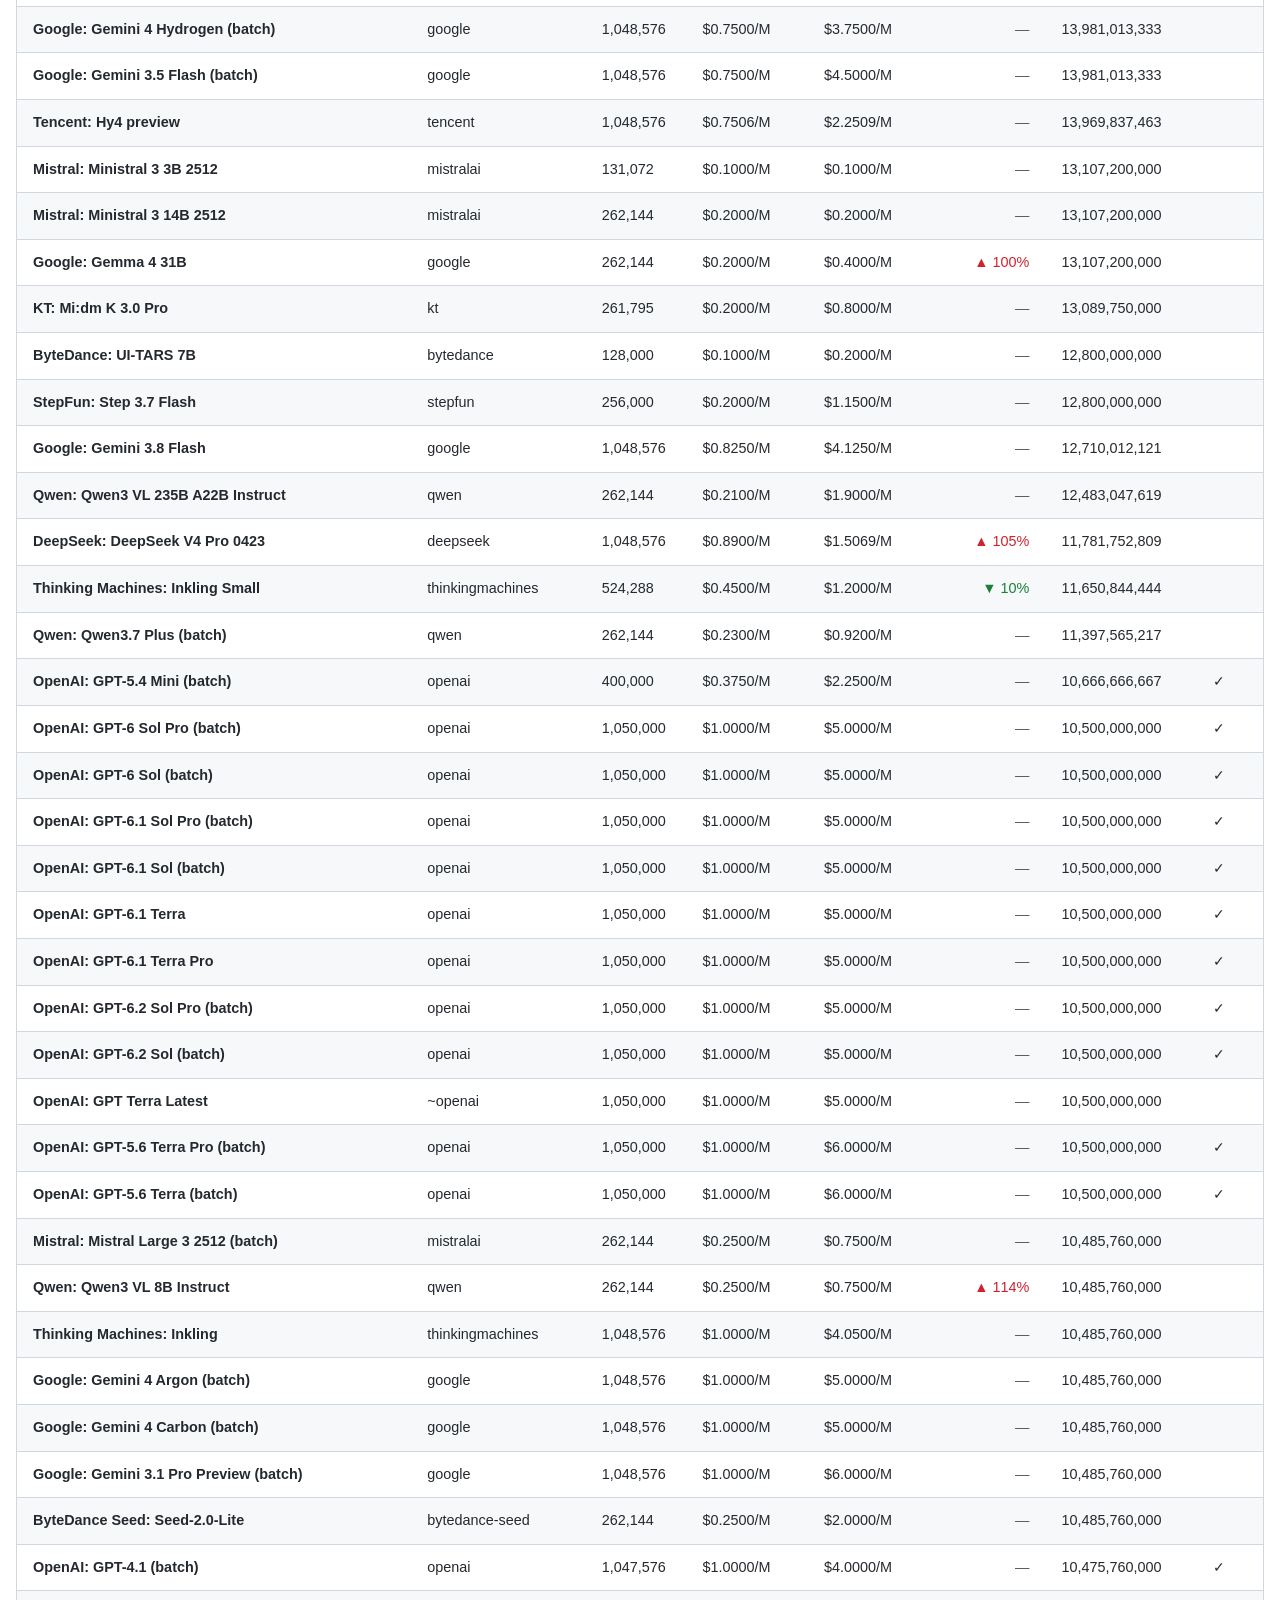
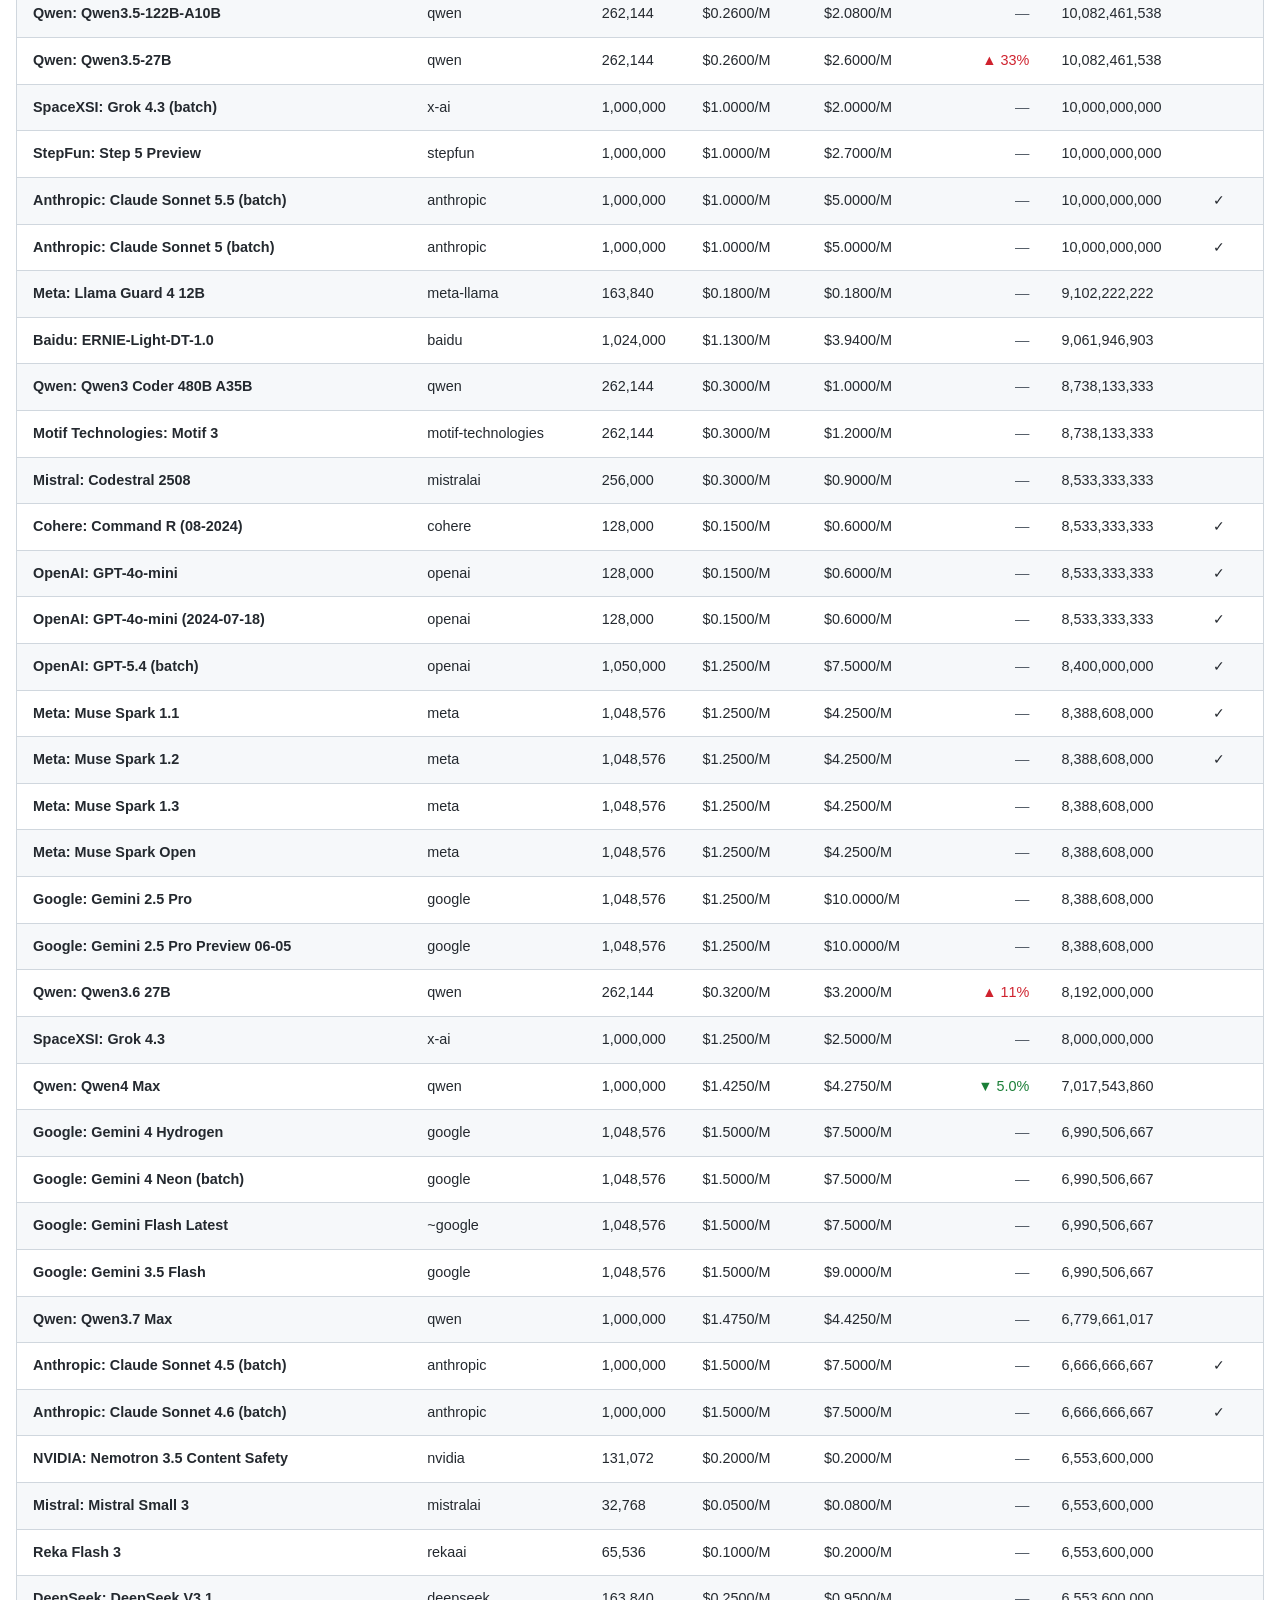
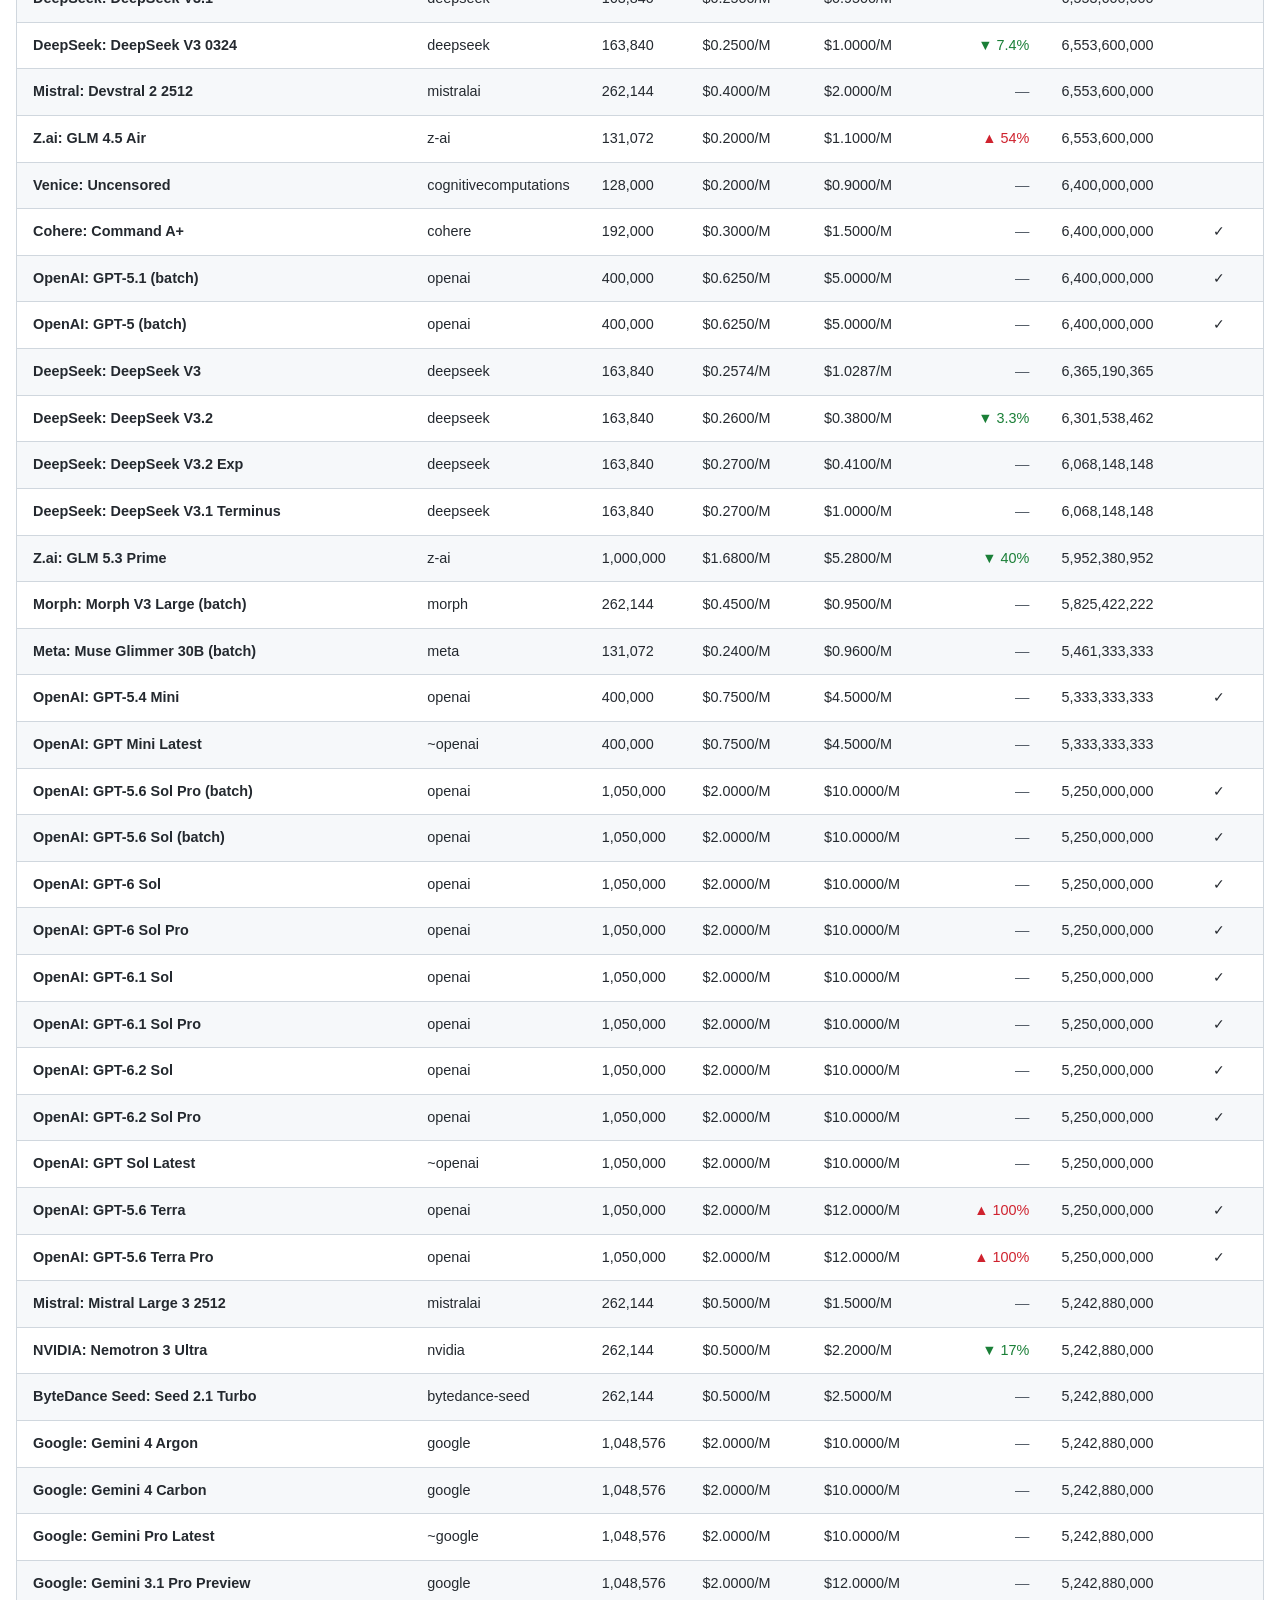
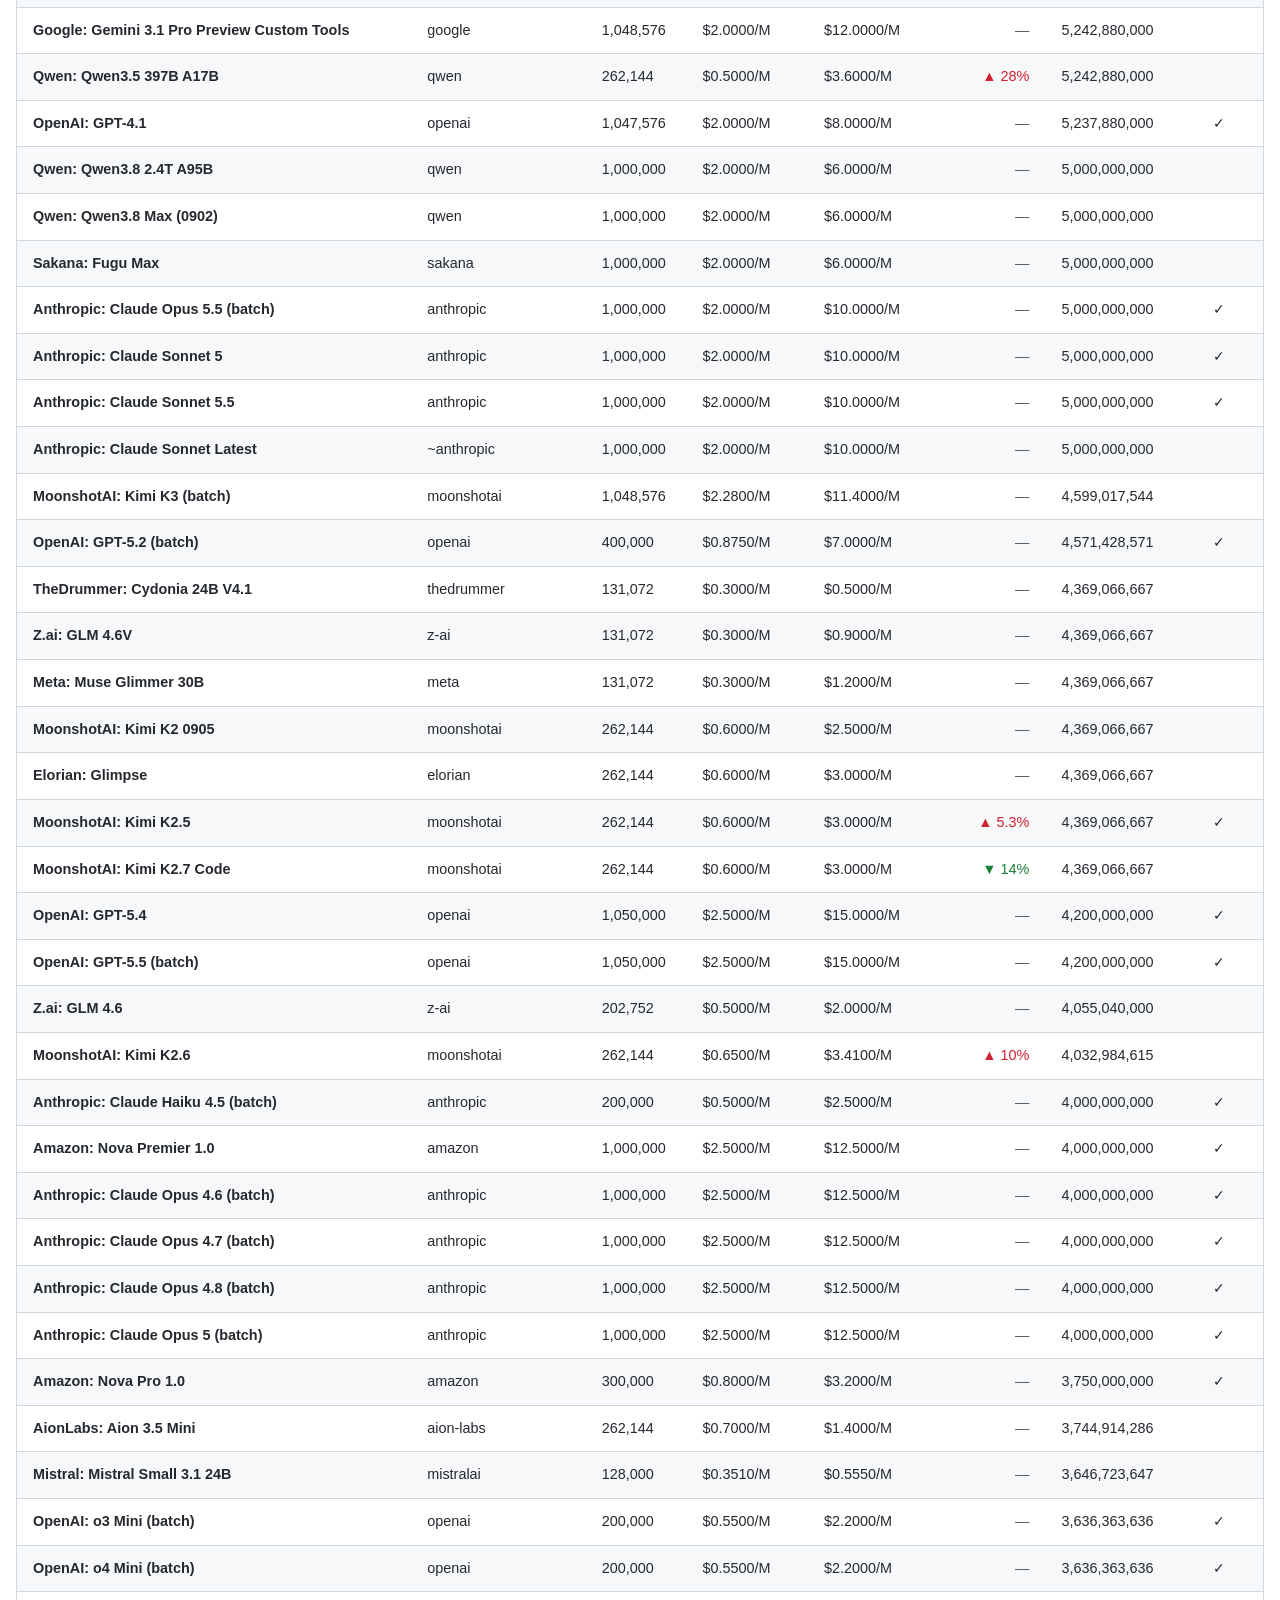
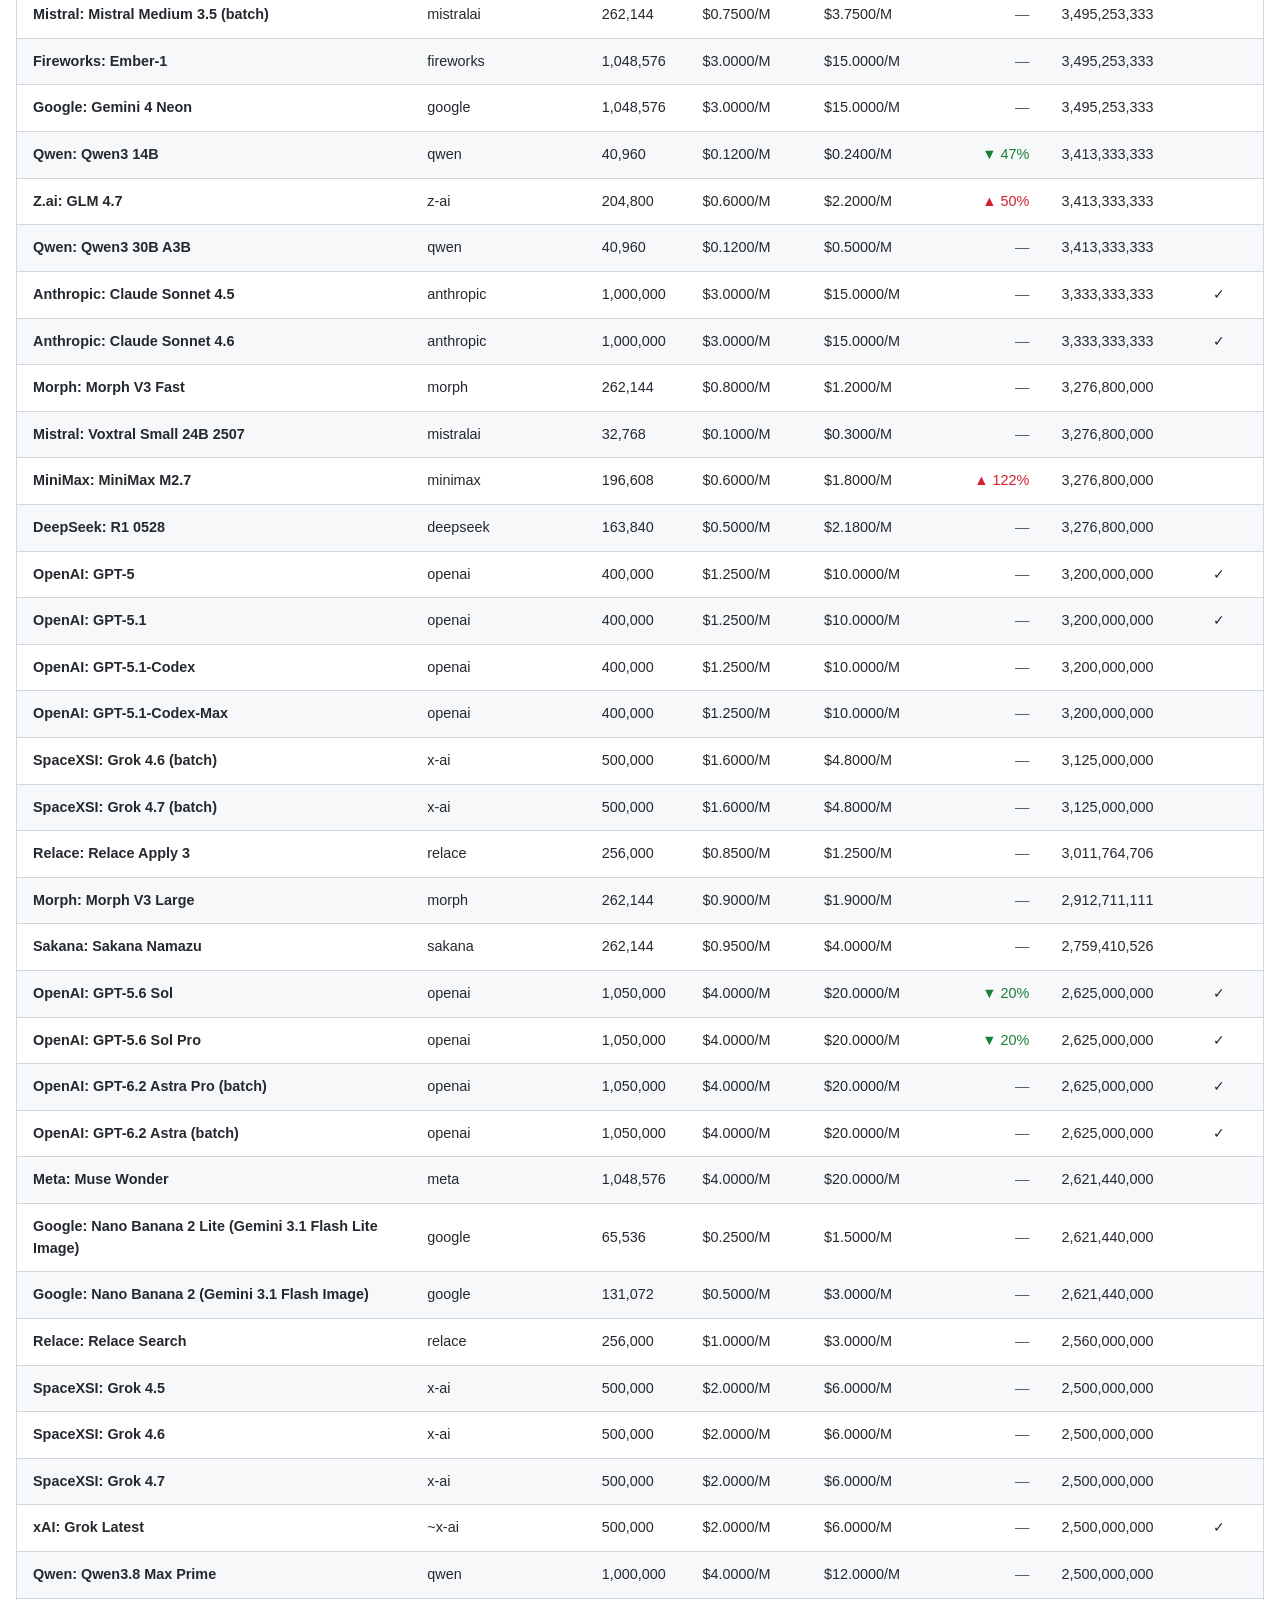
<file: docs/paid.html>
<!DOCTYPE html>
<html lang="en">
<head>
    <meta charset="utf-8">
    <meta name="viewport" content="width=device-width, initial-scale=1">
    <title>Paid AI Models - AI Model Price Tracker</title>
    <link rel="stylesheet" href="assets/style.css?v=06d4ab36f3">
    <link rel="stylesheet" href="assets/uplot.min.css?v=06d4ab36f3">
</head>
<body>
    <header>
        <div class="header-content">
            <h1>Paid AI Models</h1>
            <div id="nav-container"></div>
            <div class="controls">
                <button id="theme-toggle" aria-label="Toggle dark/light theme">Theme</button>
                <select id="provider-filter" aria-label="Filter by provider">
                    <option value="">All Providers</option>
                </select>
                <input type="search" id="model-search" placeholder="Search paid models..." aria-label="Search models">
            </div>
        </div>
    </header>

    <main>
        <div class="page-header">
            <p>Paid models available on OpenRouter. Sorted by context efficiency (tokens per dollar).</p>
        </div>
        <div id="chart-container"></div>
        <div id="table-container"></div>
    </main>

    <footer>
        <p>Last updated: <span id="last-updated">    <footer>hellip;</span></p>
        <p>Data from <a href="https://openrouter.ai/" target="_blank" rel="noopener noreferrer">OpenRouter</a></p>
        <p><a href="https://github.com/MrSpaghatti/ai-model-tracker" target="_blank" rel="noopener noreferrer">GitHub</a></p>
    </footer>

    <script src="assets/uplot.iife.min.js?v=06d4ab36f3" defer></script>
    <script src="assets/shared.js?v=06d4ab36f3" defer></script>
    <script src="assets/nav.js?v=06d4ab36f3" defer></script>
    <script src="assets/paid.js?v=06d4ab36f3" defer></script>
    <script src="assets/boot.js?v=06d4ab36f3" defer></script>
</body>
</html>
</file>
<file: docs/assets/style.css>
:root {
  /* GitHub Dark Theme */
  --bg: #0d1117;
  --bg-alt: #161b22;
  --fg: #e6edf3;
  --fg-muted: #8b949e;
  --border: #30363d;
  --accent: #58a6ff;
  --accent-green: #3fb950;
  --accent-red: #f85149;
  --hover-bg: #1f6feb;
  --hover-fg: #ffffff;
  --shadow: rgba(0, 0, 0, 0.4);
  --error-bg: rgba(248, 81, 73, 0.1);
}

[data-theme="light"] {
  --bg: #ffffff;
  --bg-alt: #f6f8fa;
  --fg: #24292f;
  --fg-muted: #57606a;
  --border: #d0d7de;
  --accent: #0969da;
  --accent-green: #1a7f37;
  --accent-red: #cf222e;
  --hover-bg: #0969da;
  --hover-fg: #ffffff;
  --shadow: rgba(140, 148, 158, 0.2);
  --error-bg: rgba(207, 34, 46, 0.1);
}

@media (prefers-color-scheme: light) {
  :root:not([data-theme="dark"]) {
    --bg: #ffffff;
    --bg-alt: #f6f8fa;
    --fg: #24292f;
    --fg-muted: #57606a;
    --border: #d0d7de;
    --accent: #0969da;
    --accent-green: #1a7f37;
    --accent-red: #cf222e;
    --hover-bg: #0969da;
    --hover-fg: #ffffff;
    --shadow: rgba(140, 148, 158, 0.2);
    --error-bg: rgba(207, 34, 46, 0.1);
  }
}

* {
  box-sizing: border-box;
}

body {
  margin: 0;
  padding: 0;
  font-family: -apple-system, BlinkMacSystemFont, "Segoe UI", Noto Sans, Helvetica, Arial, sans-serif;
  background-color: var(--bg);
  color: var(--fg);
  line-height: 1.5;
}

a {
  color: var(--accent);
  text-decoration: none;
}

a:hover {
  text-decoration: underline;
}

/* Header & Controls */
header {
  background-color: var(--bg-alt);
  border-bottom: 1px solid var(--border);
  padding: 1rem;
  position: sticky;
  top: 0;
  z-index: 100;
  display: flex;
  flex-wrap: wrap;
  gap: 1rem;
  align-items: center;
  justify-content: space-between;
  box-shadow: 0 1px 3px var(--shadow);
}

header h1 {
  margin: 0;
  font-size: 1.5rem;
}

.controls {
  display: flex;
  gap: 1rem;
  align-items: center;
  flex-wrap: wrap;
}

button, select, input {
  font-family: inherit;
  font-size: 0.9rem;
  padding: 0.4rem 0.8rem;
  border: 1px solid var(--border);
  border-radius: 6px;
  background-color: var(--bg);
  color: var(--fg);
  cursor: pointer;
  transition: border-color 0.2s, background-color 0.2s;
}

input {
  cursor: text;
}

button:hover, select:hover {
  background-color: var(--bg-alt);
  border-color: var(--fg-muted);
}

input:focus, select:focus, button:focus {
  outline: none;
  border-color: var(--accent);
  box-shadow: 0 0 0 3px rgba(88, 166, 255, 0.3);
}

#theme-toggle {
  display: flex;
  align-items: center;
  justify-content: center;
  font-weight: 600;
}

/* Main Content */
main {
  padding: 1.5rem 1rem;
  max-width: 1400px;
  margin: 0 auto;
}

/* Chart Area */
#chart-container {
  margin-bottom: 2rem;
  width: 100%;
  min-height: 300px;
  background-color: var(--bg-alt);
  border: 1px solid var(--border);
  border-radius: 6px;
  padding: 1rem;
  position: relative;
  display: none; /* Hidden by default, shown by JS */
}

#chart-container.active {
  display: block;
}

.chart-header {
  display: flex;
  justify-content: space-between;
  align-items: center;
  margin-bottom: 1rem;
}

.chart-header h2 {
  margin: 0;
  font-size: 1.2rem;
}

#close-chart {
  background: transparent;
  border: none;
  color: var(--fg-muted);
  font-size: 1.5rem;
  line-height: 1;
  padding: 0.2rem 0.5rem;
}

#close-chart:hover {
  color: var(--accent-red);
  background: transparent;
}

.chart-placeholder {
  display: flex;
  align-items: center;
  justify-content: center;
  height: 300px;
  color: var(--fg-muted);
  font-style: italic;
}

#chart-legend {
  display: flex;
  flex-wrap: wrap;
  gap: 0.5rem;
  margin-top: 1rem;
  font-size: 0.85rem;
}

/* Explains the shaded bands drawn over periods with no collection runs. */
.chart-note {
  margin-top: 0.4rem;
  font-size: 0.78rem;
  color: var(--fg-muted);
}

.chart-note:empty {
  display: none;
}

.legend-item {
  display: flex;
  align-items: center;
  gap: 0.3rem;
  padding: 0.2rem 0.5rem;
  background-color: var(--bg);
  border: 1px solid var(--border);
  border-radius: 4px;
  cursor: pointer;
}

.legend-item:hover {
  border-color: var(--fg-muted);
}

.legend-color {
  width: 12px;
  height: 12px;
  border-radius: 2px;
}

/* Provider Stats */
.provider-header {
  display: flex;
  align-items: baseline;
  gap: 1rem;
  margin: 2rem 0 1rem;
  padding-bottom: 0.5rem;
  border-bottom: 2px solid var(--border);
}

.provider-header h2 {
  margin: 0;
  font-size: 1.5rem;
}

.provider-count {
  color: var(--fg-muted);
  font-size: 0.9rem;
  background-color: var(--bg-alt);
  padding: 0.2rem 0.6rem;
  border-radius: 12px;
  border: 1px solid var(--border);
}

.provider-stats {
  display: flex;
  gap: 1rem;
  margin-bottom: 1rem;
  font-size: 0.9rem;
}

.stat-card {
  background-color: var(--bg-alt);
  border: 1px solid var(--border);
  border-radius: 6px;
  padding: 0.8rem 1rem;
  flex: 1;
  min-width: 150px;
}

.stat-label {
  color: var(--fg-muted);
  font-size: 0.8rem;
  text-transform: uppercase;
  letter-spacing: 0.05em;
  margin-bottom: 0.3rem;
}

.stat-value {
  font-size: 1.2rem;
  font-weight: 600;
}

/* Table Styles */
#table-container {
  width: 100%;
  overflow-x: auto;
  border: 1px solid var(--border);
  border-radius: 6px;
  background-color: var(--bg);
}

.model-table {
  width: 100%;
  border-collapse: collapse;
  text-align: left;
  font-size: 0.9rem;
}

.model-table th, .model-table td {
  padding: 0.75rem 1rem;
  border-bottom: 1px solid var(--border);
}

.model-table th {
  background-color: var(--bg-alt);
  font-weight: 600;
  white-space: nowrap;
  position: sticky;
  top: 0;
  z-index: 10;
}

.model-table th.sortable {
  cursor: pointer;
  user-select: none;
}

.model-table th.sortable:hover {
  background-color: var(--border);
}

/* Price-movement badges. The class names say which way the PRICE moved; the
   colour says whether that is good news for someone buying tokens, so a price
   drop is green. The arrow glyph carries the direction without relying on
   colour alone. */
.delta {
  white-space: nowrap;
  font-variant-numeric: tabular-nums;
}

.delta-down {
  color: var(--accent-green);
}

.delta-up {
  color: var(--accent-red);
}

.delta-none {
  color: var(--fg-muted);
}

.model-delta {
  text-align: right;
}

.model-table th.sortable::after {
  content: "↕";
  margin-left: 0.5rem;
  opacity: 0.3;
}

.model-table th.sortable.asc::after {
  content: "↑";
  opacity: 1;
  color: var(--accent);
}

.model-table th.sortable.desc::after {
  content: "↓";
  opacity: 1;
  color: var(--accent);
}

.model-row:nth-child(even) {
  background-color: var(--bg-alt);
}

.model-row:hover {
  background-color: var(--hover-bg);
  color: var(--hover-fg);
}

.model-row:hover a {
  color: var(--hover-fg);
  text-decoration: underline;
}

.model-row:hover .model-id {
  color: var(--hover-fg);
}

.model-id {
  font-family: ui-monospace, SFMono-Regular, "SF Mono", Menlo, Consolas, "Liberation Mono", monospace;
  font-size: 0.85rem;
  color: var(--fg-muted);
  word-break: break-all;
}

.model-name {
  font-weight: 600;
}

.price-good {
  color: var(--accent-green);
}

.price-bad {
  color: var(--accent-red);
}

.model-row:hover .price-good,
.model-row:hover .price-bad {
  color: var(--hover-fg);
}

/* Messages */
.error-block {
  background-color: var(--error-bg);
  border: 1px solid var(--accent-red);
  color: var(--accent-red);
  padding: 1rem;
  border-radius: 6px;
  margin-bottom: 1rem;
}

.noscript-warning {
  background-color: rgba(210, 153, 34, 0.1);
  border: 1px solid #d29922;
  color: #d29922;
  padding: 1rem;
  border-radius: 6px;
  margin-bottom: 1rem;
  text-align: center;
}

/* Stale-data banner: injected by AIMT.applyFreshness when the newest data is
   old enough that the refresh job has probably stopped. */
.stale-banner {
  background-color: var(--error-bg);
  border: 1px solid var(--accent-red);
  border-left-width: 4px;
  color: var(--fg);
  padding: 0.75rem 1rem;
  border-radius: 6px;
  margin-bottom: 1rem;
  font-size: 0.9rem;
}

.stale-banner strong {
  color: var(--accent-red);
}

/* Footer */
footer {
  text-align: center;
  padding: 2rem 1rem;
  color: var(--fg-muted);
  font-size: 0.85rem;
  border-top: 1px solid var(--border);
  margin-top: 3rem;
}

/* uPlot Overrides */
.uplot {
  font-family: inherit;
}

.u-legend {
  color: var(--fg);
}

.u-title {
  color: var(--fg);
}

.u-axis-text {
  fill: var(--fg) !important;
}

.u-grid {
  stroke: var(--border) !important;
}

/* Responsive */
@media (max-width: 768px) {
  .hide-mobile {
    display: none !important;
  }
  
  header {
    flex-direction: column;
    align-items: stretch;
  }
  
  .controls {
    justify-content: space-between;
  }
  
  #model-search {
    width: 100%;
  }
  
  .provider-stats {
    flex-direction: column;
  }
}

/* Navigation */
.header-content {
  display: flex;
  align-items: center;
  gap: 2rem;
  flex-wrap: wrap;
  width: 100%;
}

.main-nav {
  display: flex;
  align-items: center;
}

.main-nav ul {
  display: flex;
  list-style: none;
  margin: 0;
  padding: 0;
  gap: 0.5rem;
}

.main-nav a {
  display: block;
  padding: 0.4rem 0.8rem;
  border-radius: 6px;
  font-size: 0.9rem;
  color: var(--fg-muted);
  transition: background-color 0.2s, color 0.2s;
}

.main-nav a:hover {
  background-color: var(--bg-alt);
  color: var(--fg);
  text-decoration: none;
}

.main-nav a.active {
  background-color: var(--accent);
  color: var(--hover-fg);
}

.nav-toggle {
  display: none;
  padding: 0.5rem;
  font-size: 1.2rem;
}

@media (max-width: 768px) {
  .header-content {
    flex-direction: column;
    align-items: flex-start;
  }
  
  .main-nav ul {
    display: none;
    flex-direction: column;
    width: 100%;
    padding-top: 1rem;
  }
  
  .main-nav.open ul {
    display: flex;
  }
  
  .nav-toggle {
    display: block;
  }
  
  .controls {
    width: 100%;
    justify-content: flex-start;
  }
}

/* Page Header */
.page-header {
  margin-bottom: 1.5rem;
  padding: 1rem;
  background-color: var(--bg-alt);
  border: 1px solid var(--border);
  border-radius: 6px;
}

.page-header p {
  margin: 0;
  color: var(--fg-muted);
}

.result-count {
  margin-bottom: 1rem;
  font-size: 0.9rem;
  color: var(--fg-muted);
}

/* VRAM Calculator */
.vram-calc {
  display: flex;
  gap: 1rem;
  align-items: center;
  flex-wrap: wrap;
  margin: 1rem 0;
}

.vram-calc label {
  font-weight: 500;
}

.vram-calc input {
  width: 100px;
}

.vram-calc button {
  padding: 0.5rem 1rem;
}

.vram-results {
  margin-top: 1rem;
}

.vram-results h3 {
  margin: 0 0 0.5rem 0;
}

.compatible-models {
  display: flex;
  flex-wrap: wrap;
  gap: 0.5rem;
  margin: 0.5rem 0;
}

.model-card {
  padding: 0.5rem 1rem;
  background-color: var(--bg-alt);
  border: 1px solid var(--accent-green);
  border-radius: 6px;
}

.model-card small {
  color: var(--fg-muted);
}

.too-large-models {
  display: flex;
  flex-wrap: wrap;
  gap: 0.5rem;
  margin: 0.5rem 0;
}

.model-chip {
  padding: 0.3rem 0.6rem;
  background-color: var(--bg-alt);
  border: 1px solid var(--border);
  border-radius: 4px;
  font-size: 0.85rem;
}

.model-chip.selected {
  border-color: var(--accent);
  background-color: rgba(88, 166, 255, 0.1);
}

.model-chip .remove-btn {
  margin-left: 0.3rem;
  color: var(--fg-muted);
  font-size: 1rem;
}

.model-chip .remove-btn:hover {
  color: var(--accent-red);
}

.badge {
  display: inline-block;
  padding: 0.15rem 0.4rem;
  background-color: var(--accent);
  color: var(--hover-fg);
  border-radius: 3px;
  font-size: 0.75rem;
  margin-right: 0.25rem;
}

.badge-coding { background-color: #f0883e; }
.badge-chat { background-color: #3fb950; }
.badge-reasoning { background-color: #a371f7; }
.badge-general { background-color: var(--accent); }

/* Compare Page */
.compare-selector {
  position: relative;
  margin: 1rem 0;
}

.compare-selector input {
  width: 100%;
  max-width: 400px;
}

.search-results {
  position: absolute;
  top: 100%;
  left: 0;
  width: 100%;
  max-width: 400px;
  max-height: 300px;
  overflow-y: auto;
  background-color: var(--bg);
  border: 1px solid var(--border);
  border-radius: 6px;
  z-index: 10;
}

.search-list {
  list-style: none;
  margin: 0;
  padding: 0;
}

.search-list li {
  border-bottom: 1px solid var(--border);
}

.search-list li:last-child {
  border-bottom: none;
}

.search-list button {
  width: 100%;
  text-align: left;
  padding: 0.75rem 1rem;
  background: none;
  border: none;
  color: var(--fg);
  cursor: pointer;
}

.search-list button:hover {
  background-color: var(--bg-alt);
}

.search-list li.selected button {
  background-color: rgba(88, 166, 255, 0.2);
}

.search-list li.disabled button {
  opacity: 0.5;
  cursor: not-allowed;
}

.search-list small {
  color: var(--fg-muted);
  margin-left: 0.5rem;
}

.selected-models {
  margin: 1rem 0;
}

.hint {
  color: var(--fg-muted);
  font-style: italic;
}

.compare-table {
  width: 100%;
  border-collapse: collapse;
  margin: 1rem 0;
}

.compare-table th, .compare-table td {
  padding: 0.75rem 1rem;
  border: 1px solid var(--border);
  text-align: left;
}

.compare-table th {
  background-color: var(--bg-alt);
  font-weight: 600;
}

.compare-label {
  font-weight: 500;
  background-color: var(--bg-alt);
}

.compare-actions {
  display: flex;
  gap: 1rem;
  margin: 1rem 0;
}

.compare-actions button {
  padding: 0.5rem 1rem;
}

.share-btn {
  background-color: var(--accent);
  color: var(--hover-fg);
}

/* =============================================
   Local Models Page — Fancy Styling
   ============================================= */

/* VRAM Calculator Section */
.vram-calc {
  display: flex;
  flex-wrap: wrap;
  gap: 0.75rem;
  align-items: flex-end;
  margin: 1.5rem 0;
  padding: 1.5rem 2rem;
  background: linear-gradient(135deg, var(--bg-alt) 0%, color-mix(in srgb, var(--bg-alt) 95%, var(--accent)) 100%);
  border: 1px solid var(--border);
  border-radius: 12px;
  box-shadow: 0 4px 16px var(--shadow);
}

.vram-calc label {
  font-weight: 600;
  font-size: 0.85rem;
  text-transform: uppercase;
  letter-spacing: 0.03em;
  color: var(--fg-muted);
  margin-bottom: 0.25rem;
  display: block;
}

.vram-calc input,
.vram-calc select {
  padding: 0.6rem 1rem;
  border: 1px solid var(--border);
  border-radius: 8px;
  background: var(--bg);
  color: var(--fg);
  font-size: 0.95rem;
  transition: border-color 0.2s, box-shadow 0.2s;
}

.vram-calc input:focus,
.vram-calc select:focus {
  outline: none;
  border-color: var(--accent);
  box-shadow: 0 0 0 3px color-mix(in srgb, var(--accent) 20%, transparent);
}

.vram-calc button {
  padding: 0.6rem 1.5rem;
  background: linear-gradient(135deg, var(--accent), color-mix(in srgb, var(--accent) 70%, #fff));
  color: #fff;
  border: none;
  border-radius: 8px;
  font-weight: 600;
  font-size: 0.9rem;
  cursor: pointer;
  transition: transform 0.15s, box-shadow 0.15s;
}

.vram-calc button:hover {
  transform: translateY(-1px);
  box-shadow: 0 4px 12px color-mix(in srgb, var(--accent) 40%, transparent);
}

.vram-calc button:active {
  transform: translateY(0);
}

/* VRAM Results */
.vram-results {
  margin: 1rem 0;
  padding: 1rem 1.5rem;
  border-radius: 10px;
  background: var(--bg);
  border: 1px solid var(--border);
  min-height: 2rem;
}

.vram-results h3 {
  margin: 0 0 0.75rem 0;
  font-size: 1rem;
  color: var(--accent);
}

.compatible-models {
  display: flex;
  flex-wrap: wrap;
  gap: 0.5rem;
  margin-bottom: 0.75rem;
}

.model-card {
  padding: 0.5rem 1rem;
  background: var(--bg-alt);
  border: 1px solid var(--border);
  border-radius: 8px;
  font-size: 0.85rem;
  transition: border-color 0.2s, transform 0.15s;
}

.model-card:hover {
  border-color: var(--accent);
  transform: translateY(-1px);
}

.too-large-models {
  display: flex;
  flex-wrap: wrap;
  gap: 0.4rem;
}

.model-chip {
  padding: 0.25rem 0.6rem;
  background: var(--error-bg);
  border: 1px solid color-mix(in srgb, var(--accent-red) 30%, var(--border));
  border-radius: 6px;
  font-size: 0.8rem;
  color: var(--fg-muted);
}

/* Local Table */
.local-table {
  border-collapse: separate;
  border-spacing: 0;
  width: 100%;
  border-radius: 12px;
  overflow: hidden;
  box-shadow: 0 2px 12px var(--shadow);
}

.local-table thead th {
  background: linear-gradient(135deg, var(--bg-alt) 0%, color-mix(in srgb, var(--bg-alt) 90%, var(--accent)) 100%);
  font-weight: 600;
  font-size: 0.8rem;
  text-transform: uppercase;
  letter-spacing: 0.04em;
  color: var(--fg-muted);
  padding: 0.9rem 1rem;
  border-bottom: 2px solid var(--accent);
  white-space: nowrap;
  position: sticky;
  top: 0;
  z-index: 10;
}

.local-table tbody tr {
  transition: background-color 0.15s;
}

.local-table tbody tr:nth-child(even) {
  background-color: color-mix(in srgb, var(--bg-alt) 60%, transparent);
}

.local-table tbody tr:hover {
  background-color: color-mix(in srgb, var(--accent) 8%, var(--bg));
}

.local-table tbody tr:last-child td {
  border-bottom: none;
}

.local-table td {
  padding: 0.75rem 1rem;
  border-bottom: 1px solid var(--border);
  vertical-align: top;
  font-size: 0.9rem;
}

.local-table .model-name strong {
  font-size: 1rem;
}

.local-table .model-name small {
  line-height: 1.4;
  display: block;
  margin-top: 0.2rem;
  max-width: 260px;
}

.local-table .model-size {
  font-weight: 600;
  font-variant-numeric: tabular-nums;
}

.local-table .model-ctx {
  font-variant-numeric: tabular-nums;
  text-align: right;
  font-family: ui-monospace, SFMono-Regular, "SF Mono", Menlo, Consolas, "Liberation Mono", monospace;
  font-size: 0.85rem;
}

.local-table .model-quant {
  font-size: 0.8rem;
  color: var(--fg-muted);
}

.local-table .model-vram {
  font-weight: 600;
  text-align: center;
  font-variant-numeric: tabular-nums;
  white-space: nowrap;
}

.local-table .model-tags .badge {
  display: inline-block;
  padding: 0.2rem 0.5rem;
  font-size: 0.75rem;
  font-weight: 500;
  border-radius: 6px;
  background: color-mix(in srgb, var(--accent) 12%, var(--bg-alt));
  color: var(--accent);
  border: 1px solid color-mix(in srgb, var(--accent) 20%, transparent);
  margin: 0.1rem 0.2rem;
  transition: background 0.15s, border-color 0.15s;
}

.local-table .model-tags .badge:hover {
  background: color-mix(in srgb, var(--accent) 20%, var(--bg-alt));
  border-color: var(--accent);
}

/* Result count */
.result-count {
  font-size: 0.85rem;
  color: var(--fg-muted);
  margin-bottom: 0.75rem;
  font-weight: 500;
}

/* Page header enhancements */
.page-header h2 {
  font-size: 1.3rem;
  margin-bottom: 0.3rem;
  background: linear-gradient(135deg, var(--fg), var(--accent));
  -webkit-background-clip: text;
  -webkit-text-fill-color: transparent;
  background-clip: text;
}

.page-header p {
  color: var(--fg-muted);
  font-size: 0.9rem;
  max-width: 600px;
  line-height: 1.5;
}
</file>
<file: docs/assets/uplot.min.css>
.uplot, .uplot *, .uplot *::before, .uplot *::after {box-sizing: border-box;}.uplot {font-family: system-ui, -apple-system, "Segoe UI", Roboto, "Helvetica Neue", Arial, "Noto Sans", sans-serif, "Apple Color Emoji", "Segoe UI Emoji", "Segoe UI Symbol", "Noto Color Emoji";line-height: 1.5;width: min-content;}.u-title {text-align: center;font-size: 18px;font-weight: bold;}.u-wrap {position: relative;user-select: none;}.u-over, .u-under {position: absolute;}.u-under {overflow: hidden;}.uplot canvas {display: block;position: relative;width: 100%;height: 100%;}.u-axis {position: absolute;}.u-legend {font-size: 14px;margin: auto;text-align: center;}.u-inline {display: block;}.u-inline * {display: inline-block;}.u-inline tr {margin-right: 16px;}.u-legend th {font-weight: 600;}.u-legend th > * {vertical-align: middle;display: inline-block;}.u-legend .u-marker {width: 1em;height: 1em;margin-right: 4px;background-clip: padding-box !important;}.u-inline.u-live th::after {content: ":";vertical-align: middle;}.u-inline:not(.u-live) .u-value {display: none;}.u-series > * {padding: 4px;}.u-series th {cursor: pointer;}.u-legend .u-off > * {opacity: 0.3;}.u-select {background: rgba(0,0,0,0.07);position: absolute;pointer-events: none;}.u-cursor-x, .u-cursor-y {position: absolute;left: 0;top: 0;pointer-events: none;will-change: transform;}.u-hz .u-cursor-x, .u-vt .u-cursor-y {height: 100%;border-right: 1px dashed #607D8B;}.u-hz .u-cursor-y, .u-vt .u-cursor-x {width: 100%;border-bottom: 1px dashed #607D8B;}.u-cursor-pt {position: absolute;top: 0;left: 0;border-radius: 50%;border: 0 solid;pointer-events: none;will-change: transform;/*this has to be !important since we set inline "background" shorthand */background-clip: padding-box !important;}.u-axis.u-off, .u-select.u-off, .u-cursor-x.u-off, .u-cursor-y.u-off, .u-cursor-pt.u-off {display: none;}
</file>
